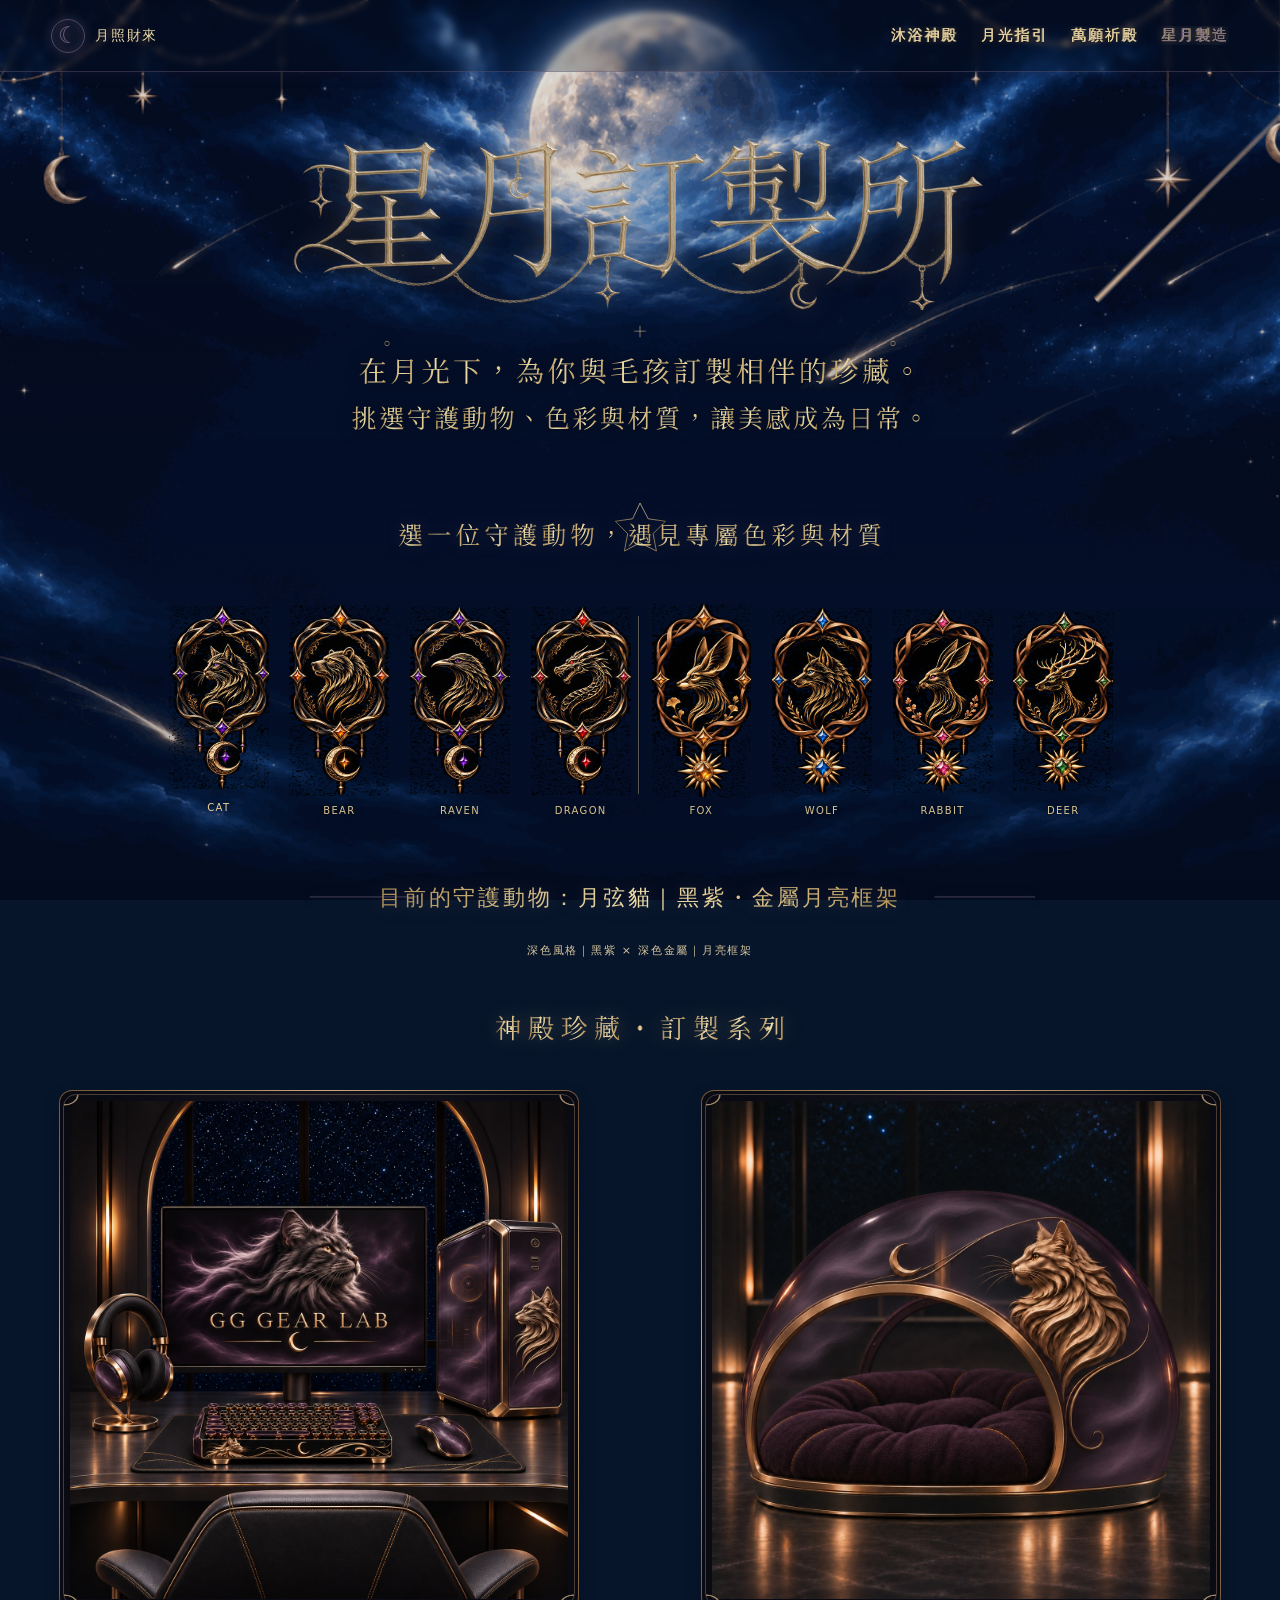
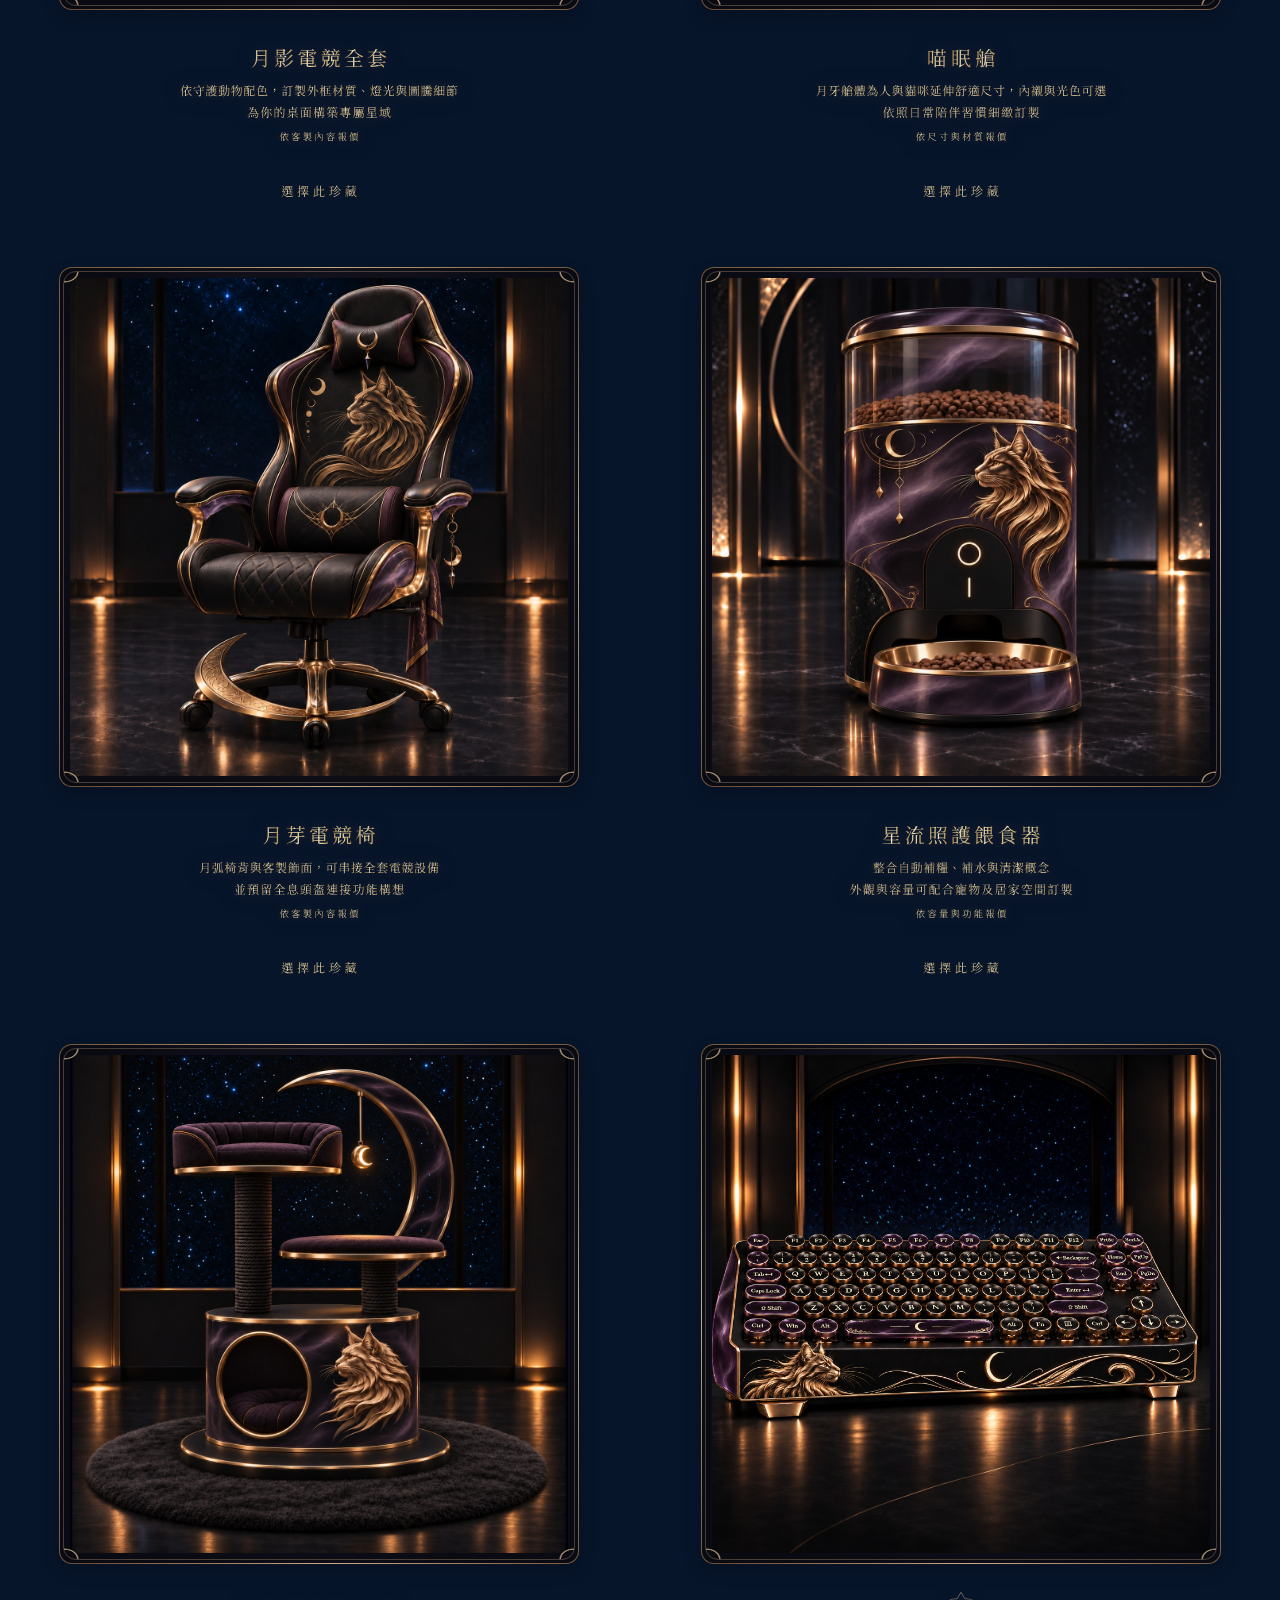
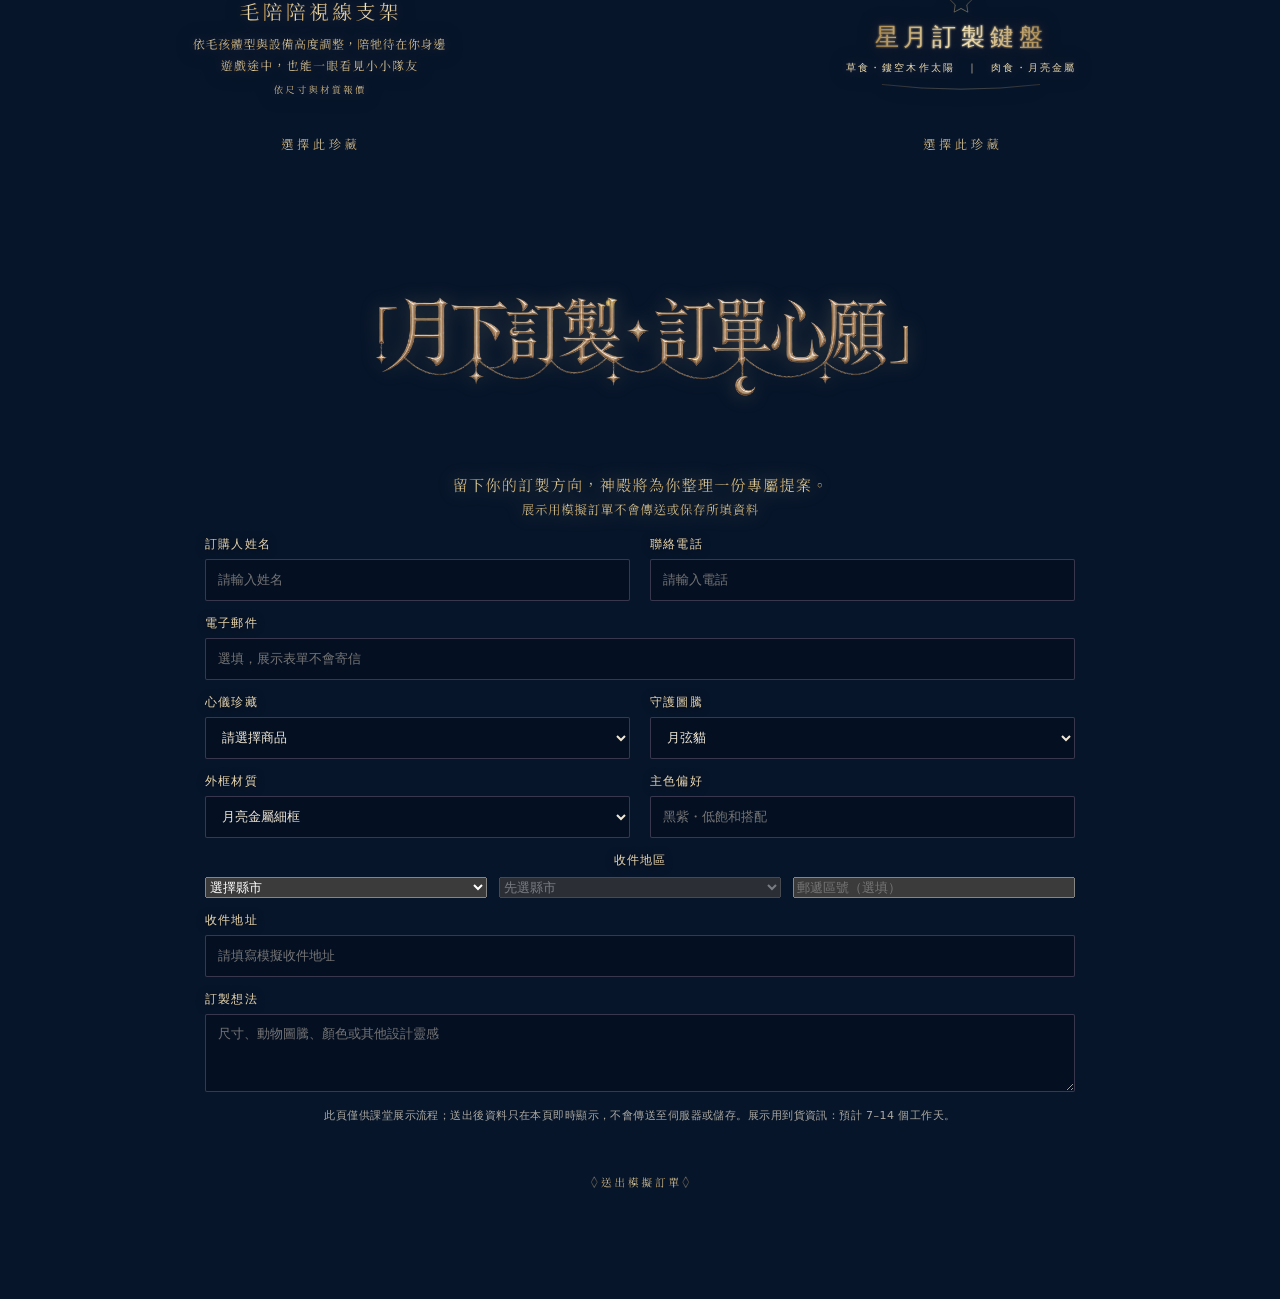
<file: atelier/index.html>
<!doctype html>
<html lang="zh-Hant">
<head>
<meta charset="utf-8"><meta name="viewport" content="width=device-width, initial-scale=1">
<meta name="theme-color" content="#07152a">
<meta name="description" content="星月製造｜為你與毛孩量身構想的月下訂製珍藏。">
<title>星月製造｜月照財來</title>
<link rel="stylesheet" href="../sanctuary.css?v=20261123">
<link rel="stylesheet" href="../atmosphere.css?v=20261123">
<style>
:root{--animal:#71627f;--animal-soft:rgba(113,98,127,.24)}
body::after{background:linear-gradient(180deg,rgba(4,12,26,.1),rgba(4,12,26,.2) 48%,rgba(4,12,26,.34))}
.site-header{position:relative}
.atelier-main{width:min(1260px,calc(100% - 34px));margin:0 auto 60px}
.atelier-intro{text-align:center;padding:clamp(20px,4vw,42px) 0 10px}
.atelier-title-crop{display:block;width:min(760px,82vw);aspect-ratio:1200/310;overflow:hidden;margin:0 auto 2px;filter:drop-shadow(0 0 11px rgba(213,189,138,.3))}
.atelier-title{display:block;width:100%;height:100%;object-fit:cover;object-position:top}
.atelier-intro img.copy-art{display:block;width:min(920px,92vw);height:auto;margin:0 auto 6px;filter:drop-shadow(0 1px 8px rgba(0,0,0,.55))}
.animal-intro{margin:0 auto 18px;width:min(820px,92vw)}
.animal-intro img{display:block;width:100%;height:auto;filter:drop-shadow(0 0 8px var(--animal-soft))}
.animal-rail{display:flex;align-items:flex-start;justify-content:center;gap:clamp(9px,1.3vw,18px);width:min(100%,1040px);margin:10px auto 30px;padding:6px 0;flex-wrap:nowrap}
.animal-tab{position:relative;display:grid;justify-items:center;flex:0 0 104px;width:104px;min-width:104px;padding:0 3px 7px;border:0;background:none;color:#d5bd8a;cursor:pointer;transition:transform .25s ease,filter .25s ease}
.animal-tab[data-animal="fox"]::before{content:"";position:absolute;left:-10px;top:12px;height:178px;border-left:1px solid rgba(213,189,138,.42);box-shadow:1px 0 0 rgba(0,0,0,.38)}
.animal-art{display:block;width:100px;height:194px;margin-bottom:7px;overflow:visible}
.animal-art::before,.animal-art::after{display:none}
.animal-tag-asset{display:block;width:100%;height:100%;object-fit:contain}
.animal-label{color:#d8c38f;font:10px/1.2 system-ui,sans-serif;letter-spacing:.13em;text-shadow:0 1px 8px #020817}
.animal-tab[aria-pressed="true"] .animal-label{color:#f0d394}
.animal-tab:hover,.animal-tab:focus-visible,.animal-tab[aria-pressed="true"]{transform:translateY(-3px)}
.animal-tab:focus-visible{outline:1px solid #d5bd8a;outline-offset:4px;border-radius:3px}
.animal-welcome{width:min(790px,94vw);margin:0 auto 18px;text-align:center;color:#eadab8;font:13px/1.8 "Noto Serif TC","Songti TC","PMingLiU",serif;letter-spacing:.08em;text-shadow:0 1px 10px #020817}
.animal-welcome-art{display:block;width:min(790px,94vw);height:auto;margin:0 auto 18px;filter:drop-shadow(0 0 8px var(--animal-soft))}
.animal-material-note{margin:-8px auto 20px;color:#d8c79f;font:11px/1.8 system-ui,sans-serif;letter-spacing:.16em;text-align:center}
.section-art{display:block;width:min(560px,72vw);height:auto;margin:14px auto 22px;filter:drop-shadow(0 0 9px rgba(213,189,138,.28))}
.order-title-art{display:block;width:min(760px,86vw);height:auto;object-fit:contain;margin:14px auto 22px;filter:drop-shadow(0 0 10px rgba(213,189,138,.34))}
.product-grid{display:grid;grid-template-columns:repeat(2,minmax(0,1fr));gap:clamp(18px,3vw,40px);align-items:start}
.product{min-width:0;text-align:center;padding:0 0 15px}
.product-media{
  --frame-gilt:color-mix(in srgb,#dab883 85%,var(--animal));
  position:relative;isolation:isolate;box-sizing:border-box;
  width:min(100%,520px);aspect-ratio:1;margin:0 auto 12px;
  padding:clamp(6px,1vw,10px);overflow:hidden;line-height:0;
  border:1px solid transparent;border-radius:clamp(7px,1.2vw,13px);
  background:
    radial-gradient(ellipse at 50% 44%,color-mix(in srgb,#111220 85%,var(--animal)),#0a0a13 78%) padding-box,
    linear-gradient(135deg,#725538,var(--frame-gilt) 26%,#6b4d37 52%,var(--frame-gilt) 76%,#76593d) border-box;
  box-shadow:0 7px 16px rgba(2,6,19,.28)
}
.product-media::before,.product-media::after{
  content:"";position:absolute;pointer-events:none;z-index:1
}
.product-media::before{
  inset:3px;border:1px solid color-mix(in srgb,var(--frame-gilt) 32%,transparent);
  border-radius:inherit
}
.product-media::after{
  inset:4px;
  background:
    radial-gradient(ellipse at 0 0,transparent 49%,var(--frame-gilt) 52%,var(--frame-gilt) 55%,transparent 59%) top left,
    radial-gradient(ellipse at 100% 0,transparent 49%,var(--frame-gilt) 52%,var(--frame-gilt) 55%,transparent 59%) top right,
    radial-gradient(ellipse at 0 100%,transparent 49%,var(--frame-gilt) 52%,var(--frame-gilt) 55%,transparent 59%) bottom left,
    radial-gradient(ellipse at 100% 100%,transparent 49%,var(--frame-gilt) 52%,var(--frame-gilt) 55%,transparent 59%) bottom right;
  background-repeat:no-repeat;background-size:18px 13px;opacity:.76
}
.product-media img{
  display:block;width:100%;height:100%;object-fit:contain
}
.product-media[data-keyboard-room="fox"]{
  --keyboard-room:url("../assets/catalog/amber-fox-keyboard-room.jpg");
  --keyboard-top:30.7%
}
.product-media[data-keyboard-room="dragon"],.product-media[data-keyboard-room="cat"]{
  --keyboard-room:url("../assets/catalog/luxury-dragon-keyboard-room.jpg");
  --keyboard-top:29.9%
}
.keyboard-room{display:none}
.product-media[data-keyboard-room] .keyboard-room{
  display:block;position:absolute;inset:clamp(6px,1vw,10px);
  background:var(--keyboard-room) center/contain no-repeat
}
.product-media[data-keyboard-room] img{
  position:relative;height:auto;margin-top:var(--keyboard-top);
  mask-image:linear-gradient(transparent,#000 10%,#000 88%,transparent 92%)
}
.product h3{margin:7px 0 4px;color:#f0dfb6;font:400 clamp(17px,2.1vw,23px)/1.5 "Noto Serif TC","Songti TC","PMingLiU",serif;letter-spacing:.12em;text-shadow:0 1px 12px #020817}
.product p{max-width:490px;margin:4px auto 0;color:rgba(239,229,207,.9);font:13px/1.9 "Noto Serif TC","Songti TC","PMingLiU",serif;letter-spacing:.06em;text-shadow:0 1px 10px #020817}
.product .price{margin-top:6px;color:#ddc99c;font-size:12px;letter-spacing:.1em}
.product-copy-art{display:block;width:min(620px,96%);height:auto;margin:4px auto 3px;filter:drop-shadow(0 1px 9px rgba(0,0,0,.55)) drop-shadow(0 0 5px var(--animal-soft))}
.product button,.order-submit{margin:12px 0 0;padding:9px 17px;border:1px solid color-mix(in srgb,var(--animal) 68%,transparent);background:rgba(5,14,28,.22);color:#f2e5c7;font:12px "Noto Serif TC","Songti TC","PMingLiU",serif;letter-spacing:.12em;cursor:pointer;transition:background .3s,box-shadow .3s,transform .3s}
.product button,.order-submit{border:0;background:transparent;padding:2px 8px}
.product button img,.order-submit img{display:block;width:180px;max-width:52vw;height:auto;margin:auto;transition:filter .3s,transform .3s}
.product button:hover,.product button:focus-visible,.order-submit:hover,.order-submit:focus-visible{background:rgba(5,14,28,.46);box-shadow:0 0 19px var(--animal-soft);transform:translateY(-2px);outline:none}
.product button:hover img,.product button:focus-visible img,.order-submit:hover img,.order-submit:focus-visible img{filter:drop-shadow(0 0 9px var(--animal));transform:scale(1.035)}
.order-area{width:min(890px,100%);margin:54px auto 0;padding:14px 10px 28px}
.order-area>img{display:block;width:min(580px,82vw);height:auto;margin:0 auto 4px;filter:drop-shadow(0 0 9px rgba(213,189,138,.28))}
.order-intro{margin:0 auto 24px;text-align:center;color:rgba(239,229,207,.9);font:12px/2 "Noto Serif TC","Songti TC","PMingLiU",serif;letter-spacing:.08em;text-shadow:0 1px 10px #020817}
.order-intro-art{display:block;width:min(760px,88vw);height:auto;margin:0 auto 22px;filter:drop-shadow(0 1px 8px rgba(0,0,0,.5))}
.order-form{display:grid;grid-template-columns:repeat(2,minmax(0,1fr));gap:14px 20px}
.field{display:grid;gap:6px;text-align:left}
.field.wide{grid-column:1/-1}
.field label,.legend{color:#e8d6ad;font:12px "Noto Serif TC","Songti TC","PMingLiU",serif;letter-spacing:.1em;text-shadow:0 1px 8px #020817}
.field input,.field select,.field textarea{width:100%;min-height:42px;padding:10px 12px;border:1px solid color-mix(in srgb,var(--animal) 48%,transparent);border-radius:2px;background:rgba(4,13,28,.58);color:#f0e7d5;font:13px system-ui,sans-serif;outline:none}
.field textarea{min-height:78px;resize:vertical}
.field input:focus,.field select:focus,.field textarea:focus{border-color:var(--animal);box-shadow:0 0 12px var(--animal-soft)}
.field select option{background:#0b1729;color:#f0e7d5}
.order-form fieldset{grid-column:1/-1;margin:0;padding:0;border:0}
.address-grid{display:grid;grid-template-columns:repeat(3,minmax(0,1fr));gap:12px;margin-top:8px}
.form-note{grid-column:1/-1;margin:0;color:rgba(230,221,204,.74);font:11px/1.8 system-ui,sans-serif;letter-spacing:.04em}
.order-submit{grid-column:1/-1;justify-self:center;padding:11px 30px}
.confirmation{display:none;margin:22px auto 0;text-align:center;color:#f0dfb6;line-height:1.9;text-shadow:0 1px 10px #020817}
.confirmation.visible{display:block}
.confirmation img{display:block;width:min(720px,90vw);height:auto;margin:0 auto 10px}
.hidden-label{position:absolute;width:1px;height:1px;overflow:hidden;clip:rect(0,0,0,0);white-space:nowrap}
.atelier-footer{margin-top:20px;text-align:center;color:rgba(235,223,199,.68);font:10px/1.9 system-ui,sans-serif;letter-spacing:.12em}
@media(max-width:700px){.atelier-main{width:calc(100% - 22px)}.product-grid{grid-template-columns:1fr;max-width:560px;margin-inline:auto;gap:27px}.animal-rail{display:grid;grid-template-columns:repeat(4,minmax(0,1fr));justify-content:stretch;gap:7px 3px;overflow:visible;scrollbar-width:none;width:100%;margin:8px auto 24px}.animal-tab{flex:none;width:auto;min-width:0;padding:0 1px 5px}.animal-art{width:min(100%,64px);height:124px}.animal-label{font-size:8px;letter-spacing:.08em}.animal-tab[data-animal="fox"]::before{display:none}.animal-tab:nth-child(n+5){border-top:1px solid rgba(213,189,138,.18);padding-top:7px}.order-form{grid-template-columns:1fr}.field.wide,.order-form fieldset,.form-note,.order-submit{grid-column:1}.address-grid{grid-template-columns:1fr}.order-area{margin-top:35px;padding-inline:2px}}
@media(prefers-reduced-motion:reduce){.animal-tab,.product button,.order-submit{transition:none}}
</style>
</head>
<body>
<header class="site-header">
  <a class="brand" href="../index.html" aria-label="返回月照財來中堂"><span class="brand-moon" aria-hidden="true">☾</span><span class="brand-name">月照財來</span></a>
  <nav class="site-nav" aria-label="主要導覽">
    <a class="nav-link" href="../bathing/">沐浴神殿</a><a class="nav-link" href="../revelation/">月光指引</a><a class="nav-link" href="../wishes/">萬願祈殿</a><a class="nav-link" href="./" aria-current="page">星月製造</a>
  </nav>
</header>
<main class="atelier-main" id="main">
  <section class="atelier-intro" aria-label="星月製造介紹">
    <span class="atelier-title-crop"><img class="atelier-title" src="../assets/catalog/title-atelier.png?v=20261119" alt="星月製造"></span>
    <img class="copy-art" src="../assets/art/atelier-intro.svg?v=20261119" alt="在月光下，為你與毛孩訂製相伴的珍藏。挑選守護動物、色彩與材質，讓美感成為日常。">
  </section>
  <section class="animal-intro" aria-label="挑選守護動物"><img src="../assets/art/choose-animal.svg?v=20261119" alt="選一位守護動物，查看牠的專屬色彩與材質靈感。"></section>
  <nav class="animal-rail" id="animalRail" aria-label="守護動物">
    <button class="animal-tab" type="button" data-animal="cat" data-name="月弦貓" aria-pressed="true" aria-label="選擇月弦貓"><span class="animal-art"><img class="animal-tag-asset" src="../assets/art/animal-tag-cat.png?v=20261120c" alt="" aria-hidden="true"></span><span class="animal-label">CAT</span></button>
    <button class="animal-tab" type="button" data-animal="bear" data-name="暮棕熊" aria-pressed="false" aria-label="選擇暮棕熊"><span class="animal-art"><img class="animal-tag-asset" src="../assets/art/animal-tag-bear.png?v=20261120c" alt="" aria-hidden="true"></span><span class="animal-label">BEAR</span></button>
    <button class="animal-tab" type="button" data-animal="raven" data-name="星夜鴉" aria-pressed="false" aria-label="選擇星夜鴉"><span class="animal-art"><img class="animal-tag-asset" src="../assets/art/animal-tag-raven.png?v=20261120c" alt="" aria-hidden="true"></span><span class="animal-label">RAVEN</span></button>
    <button class="animal-tab" type="button" data-animal="dragon" data-name="曜焰龍" aria-pressed="false" aria-label="選擇曜焰龍"><span class="animal-art"><img class="animal-tag-asset" src="../assets/art/animal-tag-dragon.png?v=20261120c" alt="" aria-hidden="true"></span><span class="animal-label">DRAGON</span></button>
    <button class="animal-tab" type="button" data-animal="fox" data-name="琥珀狐" aria-pressed="false" aria-label="選擇琥珀狐"><span class="animal-art"><img class="animal-tag-asset" src="../assets/art/animal-tag-fox.png?v=20261120c" alt="" aria-hidden="true"></span><span class="animal-label">FOX</span></button>
    <button class="animal-tab" type="button" data-animal="wolf" data-name="霜狼" aria-pressed="false" aria-label="選擇霜狼"><span class="animal-art"><img class="animal-tag-asset" src="../assets/art/animal-tag-wolf.png?v=20261120c" alt="" aria-hidden="true"></span><span class="animal-label">WOLF</span></button>
    <button class="animal-tab" type="button" data-animal="rabbit" data-name="月桂兔" aria-pressed="false" aria-label="選擇月桂兔"><span class="animal-art"><img class="animal-tag-asset" src="../assets/art/animal-tag-rabbit.png?v=20261120c" alt="" aria-hidden="true"></span><span class="animal-label">RABBIT</span></button>
    <button class="animal-tab" type="button" data-animal="deer" data-name="森語鹿" aria-pressed="false" aria-label="選擇森語鹿"><span class="animal-art"><img class="animal-tag-asset" src="../assets/art/animal-tag-deer.png?v=20261120c" alt="" aria-hidden="true"></span><span class="animal-label">DEER</span></button>
  </nav>
  <img class="animal-welcome-art" id="animalWelcome" src="../assets/art/animal-current.svg?v=20261119" alt="目前的守護圖騰：月弦貓｜銀紫月色・金屬細節" aria-live="polite">
  <p class="animal-material-note" id="animalMaterialNote">深色系・月亮金屬・銀紫微光</p>
  <img class="section-art" src="../assets/art/products-title.svg?v=20261119" alt="神殿珍藏・訂製系列">
  <section class="product-grid" aria-label="星月訂製商品">
    <article class="product" data-product="gaming">
      <figure class="product-media"><img src="../assets/catalog/gaming-set.jpg" alt="月夜主題電競桌、螢幕與電腦主機" loading="lazy" decoding="async"></figure>
      <img class="product-copy-art" src="../assets/art/product-gaming.svg?v=20261119" alt="月影電競全套。依守護動物配色，訂製外框材質、燈光與圖騰細節，為桌面構築專屬星域。依客製內容報價。"><button type="button" data-select-product="月影電競全套" aria-label="選擇月影電競全套"><img src="../assets/art/cta-select.svg?v=20261119" alt="選擇此珍藏"></button>
    </article>
    <article class="product" data-product="pod">
      <figure class="product-media"><img src="../assets/catalog/sleep-pod.jpg" alt="月牙形人寵共用喵眠艙" loading="lazy" decoding="async"></figure>
      <img class="product-copy-art" src="../assets/art/product-pod.svg?v=20261119" alt="喵眠艙。月牙艙體為人與貓咪延伸舒適尺寸，內襯與光色可選，依照陪伴習慣細緻訂製。依尺寸與材質報價。"><button type="button" data-select-product="喵眠艙" aria-label="選擇喵眠艙"><img src="../assets/art/cta-select.svg?v=20261119" alt="選擇此珍藏"></button>
    </article>
    <article class="product" data-product="chair">
      <figure class="product-media"><img src="../assets/catalog/crescent-chair.jpg" alt="附星月裝飾的月芽形電競椅" loading="lazy" decoding="async"></figure>
      <img class="product-copy-art" src="../assets/art/product-chair.svg?v=20261119" alt="月芽電競椅。月弧椅背與客製飾面，可串接全套電競設備並預留全息頭盔連接功能構想。依客製內容報價。"><button type="button" data-select-product="月芽電競椅" aria-label="選擇月芽電競椅"><img src="../assets/art/cta-select.svg?v=20261119" alt="選擇此珍藏"></button>
    </article>
    <article class="product" data-product="feeder">
      <figure class="product-media"><img src="../assets/catalog/smart-feeder.jpg" alt="自動補糧補水並具清潔功能的智慧寵物餵食器" loading="lazy" decoding="async"></figure>
      <img class="product-copy-art" src="../assets/art/product-feeder.svg?v=20261119" alt="星流照護餵食器。整合自動補糧、補水與清潔概念，外觀與容量可配合寵物及居家空間訂製。依容量與功能報價。"><button type="button" data-select-product="星流照護餵食器" aria-label="選擇星流照護餵食器"><img src="../assets/art/cta-select.svg?v=20261119" alt="選擇此珍藏"></button>
    </article>
    <article class="product" data-product="companion">
      <figure class="product-media"><img src="../assets/catalog/companion-stand.jpg" alt="可依寵物體型調整的陪伴支架" loading="lazy" decoding="async"></figure>
      <img class="product-copy-art" src="../assets/art/product-companion.svg?v=20261119" alt="毛陪陪視線支架。依毛孩體型與設備高度調整，遊戲途中也能一眼看見小小隊友。依尺寸與材質報價。"><button type="button" data-select-product="毛陪陪視線支架" aria-label="選擇毛陪陪視線支架"><img src="../assets/art/cta-select.svg?v=20261119" alt="選擇此珍藏"></button>
    </article>
    <article class="product" data-product="keyboard">
      <figure class="product-media"><span class="keyboard-room" aria-hidden="true"></span><img src="../assets/catalog/gaming-set.jpg" alt="黑曜石外觀與爪刺鏤空金屬支架的客製電競鍵盤" loading="lazy" decoding="async"></figure>
      <img class="product-copy-art" src="../assets/art/product-keyboard.svg?v=20261120b" alt="星月訂製鍵盤。按鍵、木作或金屬支架與燈光依守護動物主題搭配。"><button type="button" data-select-product="星月訂製鍵盤" aria-label="選擇星月訂製鍵盤"><img src="../assets/art/cta-select.svg?v=20261119" alt="選擇此珍藏"></button>
    </article>
  </section>
  <section class="order-area" id="order">
    <img class="order-title-art" src="../assets/catalog/title-order.png?v=20261119" alt="月下訂製・訂單心願">
    <img class="order-intro-art" src="../assets/art/order-intro.svg?v=20261119" alt="留下你的訂製方向，神殿將為你整理一份專屬提案。展示用模擬訂單不會傳送或保存所填資料。">
    <form class="order-form" id="orderForm">
      <div class="field"><label for="customerName">訂購人姓名</label><input id="customerName" name="customerName" autocomplete="name" required placeholder="請輸入姓名"></div>
      <div class="field"><label for="customerPhone">聯絡電話</label><input id="customerPhone" name="customerPhone" type="tel" autocomplete="tel" required placeholder="請輸入電話"></div>
      <div class="field wide"><label for="customerEmail">電子郵件</label><input id="customerEmail" name="customerEmail" type="email" autocomplete="email" placeholder="選填，展示表單不會寄信"></div>
      <div class="field"><label for="productChoice">心儀珍藏</label><select id="productChoice" name="product" required><option value="">請選擇商品</option><option>月影電競全套</option><option>喵眠艙</option><option>月芽電競椅</option><option>星流照護餵食器</option><option>毛陪陪視線支架</option><option>星月訂製鍵盤</option></select></div>
      <div class="field"><label for="animalChoice">守護圖騰</label><select id="animalChoice" name="animal"><option>月弦貓</option><option>琥珀狐</option><option>霜狼</option><option>月桂兔</option><option>森語鹿</option><option>暮棕熊</option><option>星夜鴉</option><option>曜焰龍</option></select></div>
      <div class="field"><label for="frameChoice">外框材質</label><select id="frameChoice" name="frame"><option>月亮金屬細框</option><option>鏤空木作太陽框架</option><option>依商品建議</option></select></div>
      <div class="field"><label for="colorChoice">主色偏好</label><input id="colorChoice" name="color" placeholder="例：森林綠、琥珀橘"></div>
      <fieldset class="wide"><legend class="legend">收件地區</legend><div class="address-grid">
        <label class="hidden-label" for="county">縣市</label><select id="county" name="county" required><option value="">選擇縣市</option></select>
        <label class="hidden-label" for="district">行政區</label><select id="district" name="district" required disabled><option value="">先選縣市</option></select>
        <label class="hidden-label" for="postal">郵遞區號（選填）</label><input id="postal" name="postal" inputmode="numeric" placeholder="郵遞區號（選填）">
      </div></fieldset>
      <div class="field wide"><label for="address">收件地址</label><input id="address" name="address" autocomplete="street-address" required placeholder="請填寫模擬收件地址"></div>
      <div class="field wide"><label for="notes">訂製想法</label><textarea id="notes" name="notes" placeholder="尺寸、動物圖騰、顏色或其他設計靈感"></textarea></div>
      <p class="form-note">此頁僅供課堂展示流程；送出後資料只在本頁即時顯示，不會傳送至伺服器或儲存。展示用到貨資訊：預計 7–14 個工作天。</p>
      <button class="order-submit" type="submit" aria-label="送出模擬訂單"><img src="../assets/art/cta-submit.svg?v=20261119" alt="送出模擬訂單"></button>
    </form>
    <div class="confirmation" id="confirmation" role="status" aria-live="polite"></div>
  </section>
  <footer class="atelier-footer" aria-label="月照眾生，財歸神殿"></footer>
</main>
<script>
(()=>{
 const animals={cat:['#71627f','黑紫・金屬月亮框架'],fox:['#a08a69','淺沙岩大地色・木作太陽框架'],wolf:['#929ba8','冷灰・香檳金・太陽圖騰'],rabbit:['#bd929c','白粉沙漠玫瑰・木作太陽框架'],deer:['#929e82','白綠鼠尾草・木作太陽框架'],bear:['#80644f','深咖啡大地色・金屬月亮框架'],raven:['#6c6b82','深靛灰紫・金屬月亮框架'],dragon:['#925b61','黑紅酒紅・金屬月亮框架']};
 const paletteNames={cat:'黑紫',fox:'沙岩駝色',wolf:'冷灰',rabbit:'沙漠玫瑰粉',deer:'鼠尾草綠',bear:'咖啡大地色',raven:'深靛灰紫',dragon:'黑紅酒紅'};
 const names={cat:'月弦貓',fox:'琥珀狐',wolf:'霜狼',rabbit:'月桂兔',deer:'森語鹿',bear:'暮棕熊',raven:'星夜鴉',dragon:'曜焰龍'};
 const art={
  gaming:{wolf:'../assets/catalog/frost-wolf-gaming.jpg?v=20261127',fox:'../assets/catalog/amber-fox-gaming.jpg?v=20261126',rabbit:'../assets/catalog/wood-gaming-rabbit.jpg?v=20261120g',deer:'../assets/catalog/wood-gaming-deer.jpg?v=20261120g'},
  keyboard:{wolf:'../assets/catalog/frost-wolf-keyboard.jpg?v=20261127',dragon:'../assets/catalog/luxury-dragon-keyboard.jpg?v=20261126',fox:'../assets/catalog/amber-fox-keyboard.jpg?v=20261126',rabbit:'../assets/catalog/wood-keyboard-rabbit.jpg?v=20261120g',deer:'../assets/catalog/wood-keyboard-deer.jpg?v=20261120g'},
  pod:{wolf:'../assets/catalog/frost-wolf-pod.jpg?v=20261127',fox:'../assets/catalog/amber-fox-pod.jpg?v=20261126',rabbit:'../assets/catalog/wood-pod-rabbit.jpg?v=20261120g',deer:'../assets/catalog/wood-pod-deer.jpg?v=20261120g'},
  chair:{wolf:'../assets/catalog/frost-wolf-chair.jpg?v=20261127',dragon:'../assets/catalog/luxury-dragon-chair.jpg?v=20261126',fox:'../assets/catalog/amber-fox-chair.jpg?v=20261126',rabbit:'../assets/catalog/crescent-chair-herbivore.jpg?v=20261120g',deer:'../assets/catalog/crescent-chair-deer.jpg?v=20261120g'},
  feeder:{fox:'../assets/catalog/amber-fox-feeder.jpg?v=20261126',rabbit:'../assets/catalog/wood-feeder-rabbit.jpg?v=20261120g',deer:'../assets/catalog/wood-feeder-deer.jpg?v=20261120g',cat:'../assets/catalog/moonstring-cat-feeder.jpg?v=20261127',wolf:'../assets/catalog/frost-wolf-feeder.jpg?v=20261127',bear:'../assets/catalog/bear-feeder.jpg?v=20261120h',raven:'../assets/catalog/raven-feeder.jpg?v=20261120h',dragon:'../assets/catalog/luxury-dragon-feeder.jpg?v=20261126'},
  companion:{wolf:'../assets/catalog/frost-wolf-companion.jpg?v=20261127',fox:'../assets/catalog/amber-fox-companion.jpg?v=20261126',rabbit:'../assets/catalog/rabbit-companion.jpg?v=20261120g',deer:'../assets/catalog/deer-companion.jpg?v=20261120g',carnivore:'../assets/catalog/companion-stand-carnivore.jpg?v=20261120f',herbivore:'../assets/catalog/companion-stand-herbivore.jpg?v=20261120f'}
 };
 const welcome=document.getElementById('animalWelcome');
 const note=document.getElementById('animalMaterialNote');
 const darkAnimals=new Set(['cat','bear','raven','dragon']);
 const catOverrides={gaming:'../assets/catalog/moonstring-cat-gaming.jpg?v=20261127',keyboard:'../assets/catalog/moonstring-cat-keyboard.jpg?v=20261127',chair:'../assets/catalog/moonstring-cat-chair.jpg?v=20261127',pod:'../assets/catalog/moonstring-cat-pod.jpg?v=20261127',companion:'../assets/catalog/moonstring-cat-companion-nightlight.jpg?v=20261127'};
 const validAnimal=key=>Object.hasOwn(animals,key);
 function chooseAnimal(key,save=true){
   if(!validAnimal(key))key='cat';
   const [accent,desc]=animals[key],lightTheme=key==='fox'||key==='wolf'||key==='rabbit'||key==='deer',diet=lightTheme?'light':'dark';
   document.documentElement.style.setProperty('--animal',accent);document.documentElement.style.setProperty('--animal-soft',accent+'44');
   document.documentElement.dataset.animal=key;document.body.dataset.diet=diet;
   document.querySelectorAll('.animal-tab').forEach(tab=>tab.setAttribute('aria-pressed',String(tab.dataset.animal===key)));
   document.querySelectorAll('.product').forEach(card=>{
     const kind=card.dataset.product,variants=art[kind],img=card.querySelector('.product-media img');if(!variants||!img)return;
     const src=(key==='cat'?catOverrides[kind]:null)||variants[key]||(darkAnimals.has(key)?`../assets/catalog/${key}-${kind}.jpg?v=20261120g`:null)||(lightTheme?(variants.herbivore||variants.rabbit||variants.deer):variants.carnivore)||variants.carnivore;
     if(kind==='keyboard'){
       const media=img.parentElement;
       if(key==='cat'||key==='fox'||key==='dragon')media.dataset.keyboardRoom=key;
       else delete media.dataset.keyboardRoom;
     }
     if(src){img.src=src;img.alt=`${names[key]}主題的${card.querySelector('.product-copy-art')?.alt?.split('。')[0]||'訂製商品'}，配合${desc}設計。`}
   });
   const line=`目前的守護動物：${names[key]}｜${desc}`;welcome.alt=line;
   welcome.src='data:image/svg+xml;charset=UTF-8,'+encodeURIComponent(`<svg xmlns="http://www.w3.org/2000/svg" viewBox="0 0 1100 100"><defs><linearGradient id="g" x1="0" x2="1"><stop stop-color="#a98b52"/><stop offset=".5" stop-color="#f0dfa9"/><stop offset="1" stop-color="#b9985b"/></linearGradient></defs><path d="M90 52h150m720 0h150" stroke="${accent}" fill="none" opacity=".85"/><text x="550" y="64" text-anchor="middle" fill="url(#g)" font-family="Noto Serif TC,BiauKai,KaiTi,serif" font-size="31" letter-spacing="4">${line}</text></svg>`);
   note.textContent=key==="wolf"?"淺色風格｜冷灰皮革・灰絨・香檳金｜太陽圖騰":lightTheme?`淺色風格｜木作 70%・${paletteNames[key]} 20%・暖白 10%｜太陽木架`:`深色風格｜${paletteNames[key]} × 深色金屬｜月亮框架`;
   document.getElementById('animalChoice').value=names[key];
   document.getElementById('frameChoice').value=lightTheme?'鏤空木作太陽框架':'月亮金屬細框';
   document.getElementById('colorChoice').placeholder=`${paletteNames[key]}・低飽和搭配`;
   if(save){try{localStorage.setItem('amoAnimalTheme',key)}catch{}}
 }
 document.querySelectorAll('.animal-tab').forEach(tab=>tab.addEventListener('click',()=>chooseAnimal(tab.dataset.animal)));
 let saved='cat';try{saved=localStorage.getItem('amoAnimalTheme')||'cat'}catch{}chooseAnimal(saved,false);
 document.querySelectorAll('[data-select-product]').forEach(button=>button.addEventListener('click',()=>{document.getElementById('productChoice').value=button.dataset.selectProduct;document.getElementById('order').scrollIntoView({behavior:'smooth',block:'start'});document.getElementById('customerName').focus({preventScroll:true});}));
 const areas={'臺北市':'中正區,大同區,中山區,松山區,大安區,萬華區,信義區,士林區,北投區,內湖區,南港區,文山區','新北市':'板橋區,三重區,中和區,永和區,新莊區,新店區,土城區,蘆洲區,樹林區,汐止區,淡水區,五股區,泰山區,林口區,深坑區,石碇區,坪林區,三芝區,石門區,八里區,平溪區,雙溪區,貢寮區,金山區,萬里區,烏來區','桃園市':'桃園區,中壢區,大溪區,楊梅區,蘆竹區,大園區,龜山區,八德區,龍潭區,平鎮區,新屋區,觀音區,復興區','臺中市':'中區,東區,南區,西區,北區,西屯區,南屯區,北屯區,豐原區,大里區,太平區,清水區,沙鹿區,大甲區,霧峰區,烏日區,神岡區,大肚區,大雅區,后里區,東勢區,新社區,潭子區,石岡區,外埔區,大安區,和平區','臺南市':'中西區,東區,南區,北區,安平區,安南區,永康區,歸仁區,新化區,左鎮區,玉井區,楠西區,南化區,仁德區,關廟區,龍崎區,官田區,麻豆區,佳里區,西港區,七股區,將軍區,學甲區,北門區,新營區,後壁區,白河區,東山區,六甲區,下營區,柳營區,鹽水區,善化區,大內區,山上區,新市區,安定區','高雄市':'新興區,前金區,苓雅區,鹽埕區,鼓山區,旗津區,前鎮區,三民區,楠梓區,小港區,左營區,仁武區,大社區,岡山區,路竹區,阿蓮區,田寮區,燕巢區,橋頭區,梓官區,彌陀區,永安區,湖內區,鳳山區,大寮區,林園區,鳥松區,大樹區,旗山區,美濃區,六龜區,內門區,杉林區,甲仙區,桃源區,那瑪夏區,茂林區,茄萣區','基隆市':'仁愛區,信義區,中正區,中山區,安樂區,暖暖區,七堵區','新竹市':'東區,北區,香山區','嘉義市':'東區,西區','新竹縣':'竹北市,竹東鎮,新埔鎮,關西鎮,湖口鄉,新豐鄉,芎林鄉,橫山鄉,北埔鄉,寶山鄉,峨眉鄉,尖石鄉,五峰鄉','苗栗縣':'苗栗市,頭份市,竹南鎮,後龍鎮,通霄鎮,苑裡鎮,卓蘭鎮,造橋鄉,西湖鄉,頭屋鄉,公館鄉,銅鑼鄉,三義鄉,大湖鄉,獅潭鄉,三灣鄉,南庄鄉,泰安鄉','彰化縣':'彰化市,員林市,鹿港鎮,和美鎮,田中鎮,溪湖鎮,二林鎮,北斗鎮,花壇鄉,芬園鄉,大村鄉,永靖鄉,社頭鄉,埔心鄉,埔鹽鄉,秀水鄉,福興鄉,線西鄉,伸港鄉,芳苑鄉,大城鄉,竹塘鄉,溪州鄉,埤頭鄉,田尾鄉,二水鄉','南投縣':'南投市,埔里鎮,草屯鎮,竹山鎮,集集鎮,名間鄉,鹿谷鄉,中寮鄉,魚池鄉,國姓鄉,水里鄉,信義鄉,仁愛鄉','雲林縣':'斗六市,斗南鎮,虎尾鎮,西螺鎮,土庫鎮,北港鎮,古坑鄉,大埤鄉,莿桐鄉,林內鄉,二崙鄉,崙背鄉,麥寮鄉,東勢鄉,褒忠鄉,台西鄉,元長鄉,四湖鄉,口湖鄉,水林鄉','嘉義縣':'太保市,朴子市,布袋鎮,大林鎮,民雄鄉,溪口鄉,新港鄉,六腳鄉,東石鄉,義竹鄉,鹿草鄉,水上鄉,中埔鄉,竹崎鄉,梅山鄉,番路鄉,大埔鄉,阿里山鄉','屏東縣':'屏東市,潮州鎮,東港鎮,恆春鎮,萬丹鄉,長治鄉,麟洛鄉,九如鄉,里港鄉,鹽埔鄉,高樹鄉,萬巒鄉,內埔鄉,竹田鄉,新埤鄉,枋寮鄉,新園鄉,崁頂鄉,林邊鄉,南州鄉,佳冬鄉,琉球鄉,車城鄉,滿州鄉,枋山鄉,三地門鄉,霧臺鄉,瑪家鄉,泰武鄉,來義鄉,春日鄉,獅子鄉,牡丹鄉','宜蘭縣':'宜蘭市,羅東鎮,蘇澳鎮,頭城鎮,礁溪鄉,壯圍鄉,員山鄉,冬山鄉,五結鄉,三星鄉,大同鄉,南澳鄉','花蓮縣':'花蓮市,鳳林鎮,玉里鎮,新城鄉,吉安鄉,壽豐鄉,光復鄉,豐濱鄉,瑞穗鄉,富里鄉,秀林鄉,萬榮鄉,卓溪鄉','臺東縣':'臺東市,成功鎮,關山鎮,卑南鄉,鹿野鄉,池上鄉,東河鄉,長濱鄉,太麻里鄉,大武鄉,綠島鄉,海端鄉,延平鄉,金峰鄉,達仁鄉,蘭嶼鄉','澎湖縣':'馬公市,湖西鄉,白沙鄉,西嶼鄉,望安鄉,七美鄉','金門縣':'金城鎮,金湖鎮,金沙鎮,金寧鄉,烈嶼鄉,烏坵鄉','連江縣':'南竿鄉,北竿鄉,莒光鄉,東引鄉'};
 const county=document.getElementById('county'),district=document.getElementById('district');Object.keys(areas).forEach(name=>county.add(new Option(name,name)));
 county.addEventListener('change',()=>{district.replaceChildren(new Option('選擇行政區',''));(areas[county.value]||'').split(',').filter(Boolean).forEach(name=>district.add(new Option(name,name)));district.disabled=!county.value;});
 document.getElementById('orderForm').addEventListener('submit',event=>{event.preventDefault();if(!event.currentTarget.reportValidity())return;const data=new FormData(event.currentTarget);const confirmation=document.getElementById('confirmation');confirmation.innerHTML=`<img src="../assets/art/order-confirmation.svg?v=20261119" alt="訂單心願已收到"><span>展示用訂單：${escapeText(data.get('product'))}・${escapeText(data.get('animal'))}</span><br><span>收件地區：${escapeText(data.get('county'))}${escapeText(data.get('district'))}</span><br><strong>預計 7–14 個工作天到貨</strong><br><small>本次僅模擬送出，資料未傳送也未保存。</small>`;confirmation.classList.add('visible');confirmation.scrollIntoView({behavior:'smooth',block:'center'});event.currentTarget.reset();district.replaceChildren(new Option('先選縣市',''));district.disabled=true;});
 function escapeText(value){return String(value||'').replace(/[&<>"']/g,char=>({'&':'&amp;','<':'&lt;','>':'&gt;','"':'&quot;',"'":'&#39;'}[char]))}
})();
</script>
<script src="../assets/animal-theme.js?v=20261120g"></script>
</body></html>
</file>
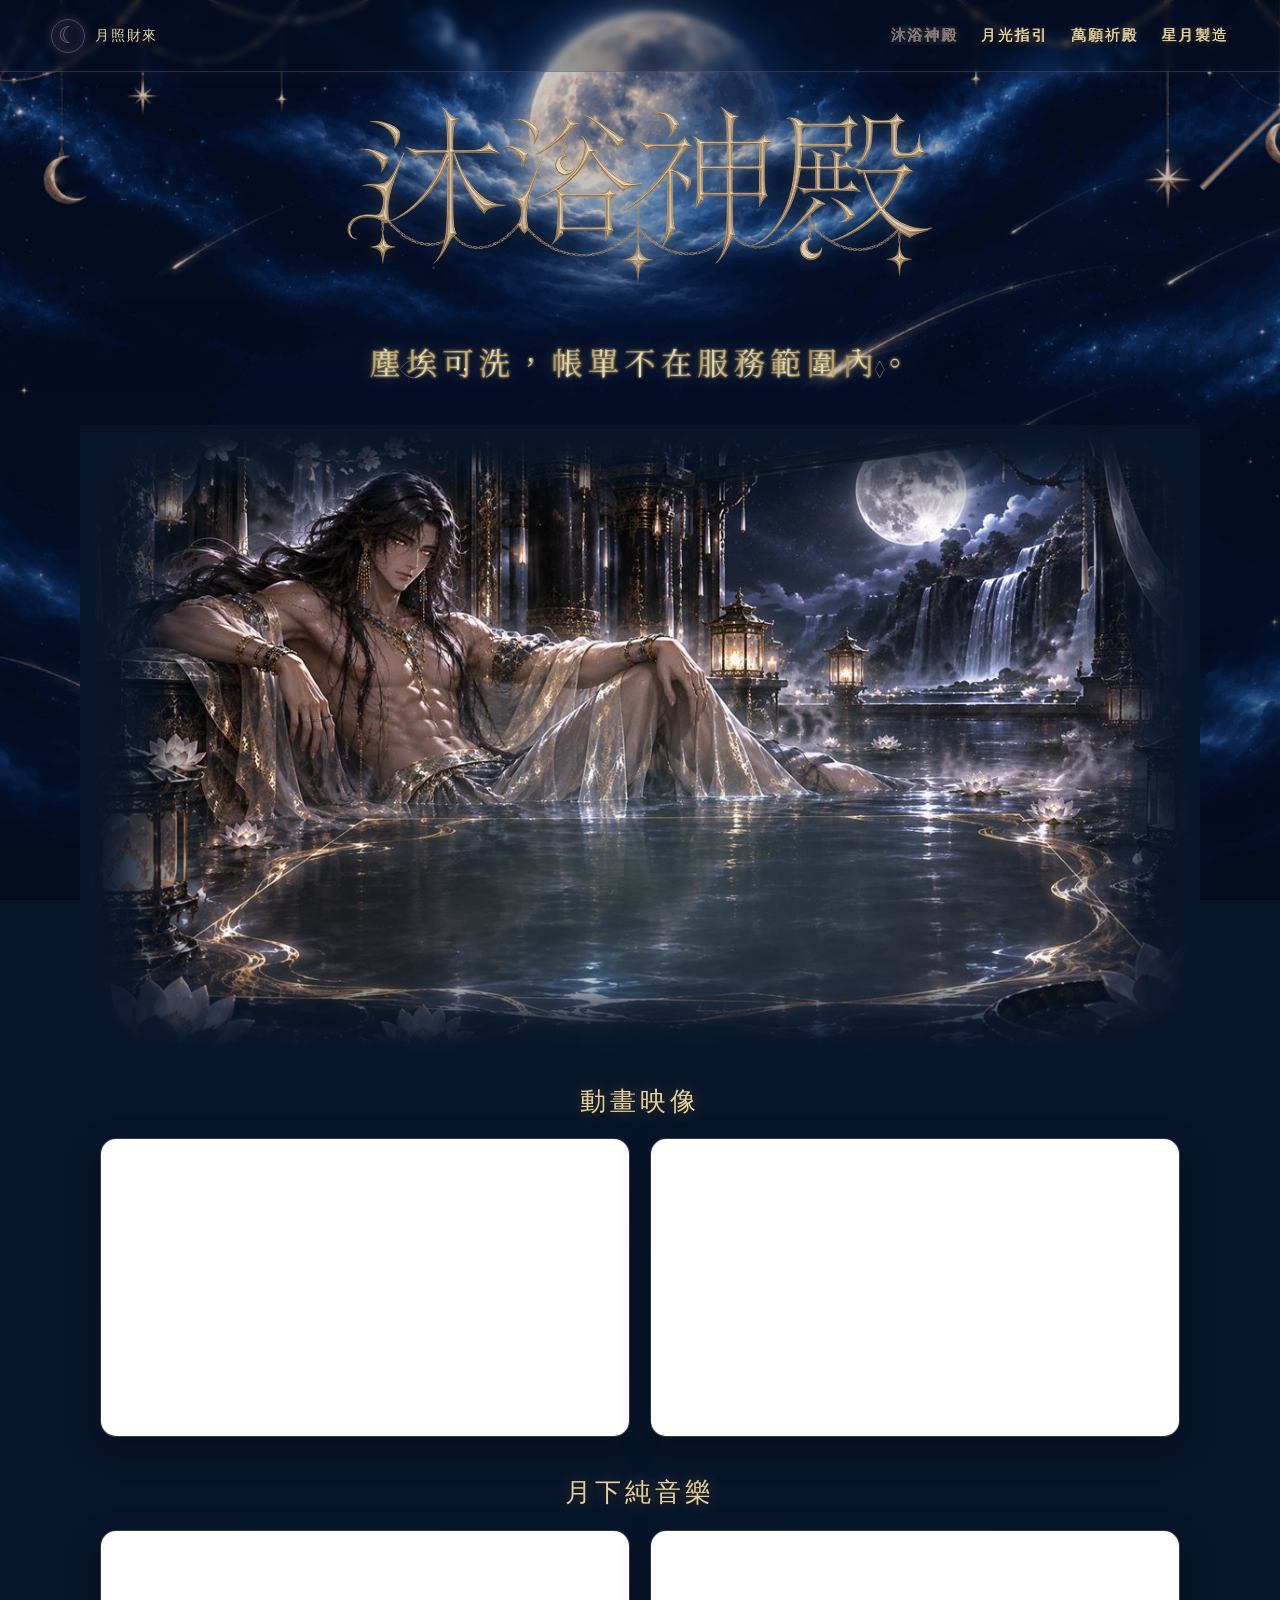
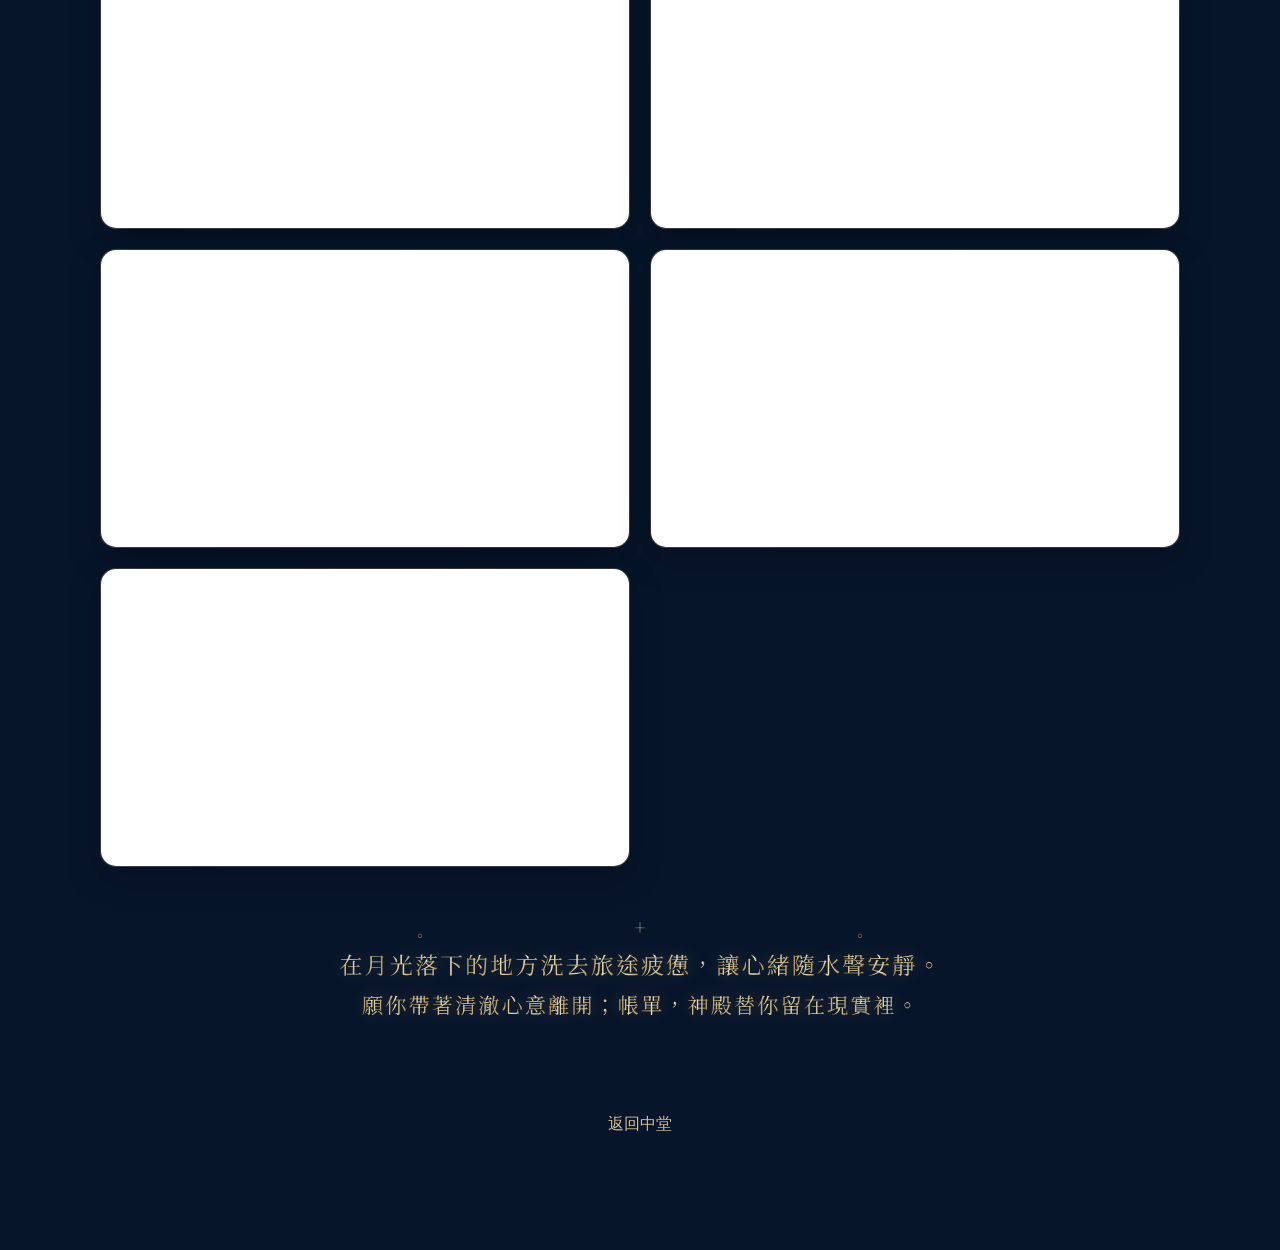
<file: bathing/index.html>
<!doctype html>
<html lang="zh-Hant">
<head>
  <meta charset="utf-8"><meta name="viewport" content="width=device-width,initial-scale=1">
  <meta name="theme-color" content="#07152a">
  <meta name="description" content="沐浴神殿｜月下浴場與安放心神的所在。">
  <title>沐浴神殿｜月照財來</title>
  <link rel="stylesheet" href="../sanctuary.css?v=20261123">
  <link rel="stylesheet" href="../atmosphere.css?v=20261123">
  <style>
    .bathing-videos{width:min(1080px,92vw);margin:8px auto 42px}
    .video-group{margin:28px 0 38px}
    .video-heading{margin:0 auto 18px;text-align:center;color:#e4d0a0;font:400 clamp(19px,2.4vw,26px)/1.4 "Noto Serif TC","Songti TC",serif;letter-spacing:.16em;text-shadow:0 0 14px rgba(213,189,138,.34),0 2px 8px rgba(0,0,0,.8)}
    .video-grid{display:grid;grid-template-columns:repeat(auto-fit,minmax(min(100%,360px),1fr));gap:20px}
    .video-card{overflow:hidden;border:1px solid rgba(213,189,138,.22);border-radius:16px;background:linear-gradient(145deg,rgba(17,31,55,.62),rgba(5,12,26,.72));box-shadow:0 12px 34px rgba(0,0,0,.22),inset 0 0 18px rgba(213,189,138,.035)}
    .video-frame{display:block;width:100%;aspect-ratio:16/9;border:0;background:#030914}
    @media(max-width:760px){.bathing-videos{width:92vw;margin:4px auto 30px}.video-group{margin:22px 0 30px}.video-grid{grid-template-columns:1fr;gap:14px}.video-card{border-radius:12px}}
  </style>
</head>
<body>
  <header class="site-header">
    <a class="brand" href="../index.html" aria-label="月照財來神諭殿堂首頁"><span class="brand-moon" aria-hidden="true">☾</span><span class="brand-name">月照財來</span></a>
    <nav class="site-nav" aria-label="主要導覽">
      <a class="nav-link" href="../bathing/" aria-current="page">沐浴神殿</a>
      <a class="nav-link" href="../revelation/" aria-label="月光指引">月光指引</a>
      <a class="nav-link" href="../wishes/" aria-label="萬願祈殿">萬願祈殿</a>
      <a class="nav-link" href="../atelier/" aria-label="星月製造">星月製造</a>
    </nav>
  </header>
  <main>
    <img class="art-title" src="../assets/catalog/title-bathing.png" alt="沐浴神殿">
    <img class="art-copy compact" src="../assets/art/bathing-epigram.svg?v=20261119" alt="塵埃可洗，帳單不在服務範圍內。">
    <figure class="page-art">
      <img class="full-scene" src="../assets/bathing.svg" alt="月下神浴場景：浴池、蓮花、月輪、瀑布與神殿建築。" decoding="async">
      <span class="scene-light scene-light--water" aria-hidden="true"></span>
    </figure>
    <section class="bathing-videos" aria-label="月下影音珍藏">
      <div class="video-group" aria-labelledby="animation-heading">
        <h2 class="video-heading" id="animation-heading">動畫映像</h2>
        <div class="video-grid">
          <article class="video-card"><iframe class="video-frame" src="https://www.youtube-nocookie.com/embed/RvelKWTdHIs" title="動畫影片一" loading="lazy" referrerpolicy="strict-origin-when-cross-origin" allow="accelerometer; autoplay; clipboard-write; encrypted-media; gyroscope; picture-in-picture; web-share" allowfullscreen></iframe></article>
          <article class="video-card"><iframe class="video-frame" src="https://www.youtube-nocookie.com/embed/VDRBz1-x6Ls" title="動畫影片二" loading="lazy" referrerpolicy="strict-origin-when-cross-origin" allow="accelerometer; autoplay; clipboard-write; encrypted-media; gyroscope; picture-in-picture; web-share" allowfullscreen></iframe></article>
        </div>
      </div>
      <div class="video-group" aria-labelledby="music-heading">
        <h2 class="video-heading" id="music-heading">月下純音樂</h2>
        <div class="video-grid">
          <article class="video-card"><iframe class="video-frame" src="https://www.youtube-nocookie.com/embed/QsPColNlcb0" title="純音樂一" loading="lazy" referrerpolicy="strict-origin-when-cross-origin" allow="accelerometer; autoplay; clipboard-write; encrypted-media; gyroscope; picture-in-picture; web-share" allowfullscreen></iframe></article>
          <article class="video-card"><iframe class="video-frame" src="https://www.youtube-nocookie.com/embed/PnwsRTtmbuM" title="純音樂二" loading="lazy" referrerpolicy="strict-origin-when-cross-origin" allow="accelerometer; autoplay; clipboard-write; encrypted-media; gyroscope; picture-in-picture; web-share" allowfullscreen></iframe></article>
          <article class="video-card"><iframe class="video-frame" src="https://www.youtube-nocookie.com/embed/gqwq4VCiJp8" title="純音樂三" loading="lazy" referrerpolicy="strict-origin-when-cross-origin" allow="accelerometer; autoplay; clipboard-write; encrypted-media; gyroscope; picture-in-picture; web-share" allowfullscreen></iframe></article>
          <article class="video-card"><iframe class="video-frame" src="https://www.youtube-nocookie.com/embed/hZ_dCYDQYS4" title="純音樂四" loading="lazy" referrerpolicy="strict-origin-when-cross-origin" allow="accelerometer; autoplay; clipboard-write; encrypted-media; gyroscope; picture-in-picture; web-share" allowfullscreen></iframe></article>
          <article class="video-card"><iframe class="video-frame" src="https://www.youtube-nocookie.com/embed/6hSYjaGuNLU" title="純音樂五" loading="lazy" referrerpolicy="strict-origin-when-cross-origin" allow="accelerometer; autoplay; clipboard-write; encrypted-media; gyroscope; picture-in-picture; web-share" allowfullscreen></iframe></article>
        </div>
      </div>
    </section>
    <img class="art-copy" src="../assets/art/bathing-copy.svg?v=20261119" alt="在月光落下的地方洗去旅途疲憊，讓心緒隨水聲安靜。願你帶著清澈心意離開；帳單，神殿替你留在現實裡。">
    <a class="nav-link back" href="../index.html" aria-label="返回中堂">返回中堂</a>
  </main>
  <script src="../assets/animal-theme.js?v=20261120f"></script>
</body>
</html>
</file>
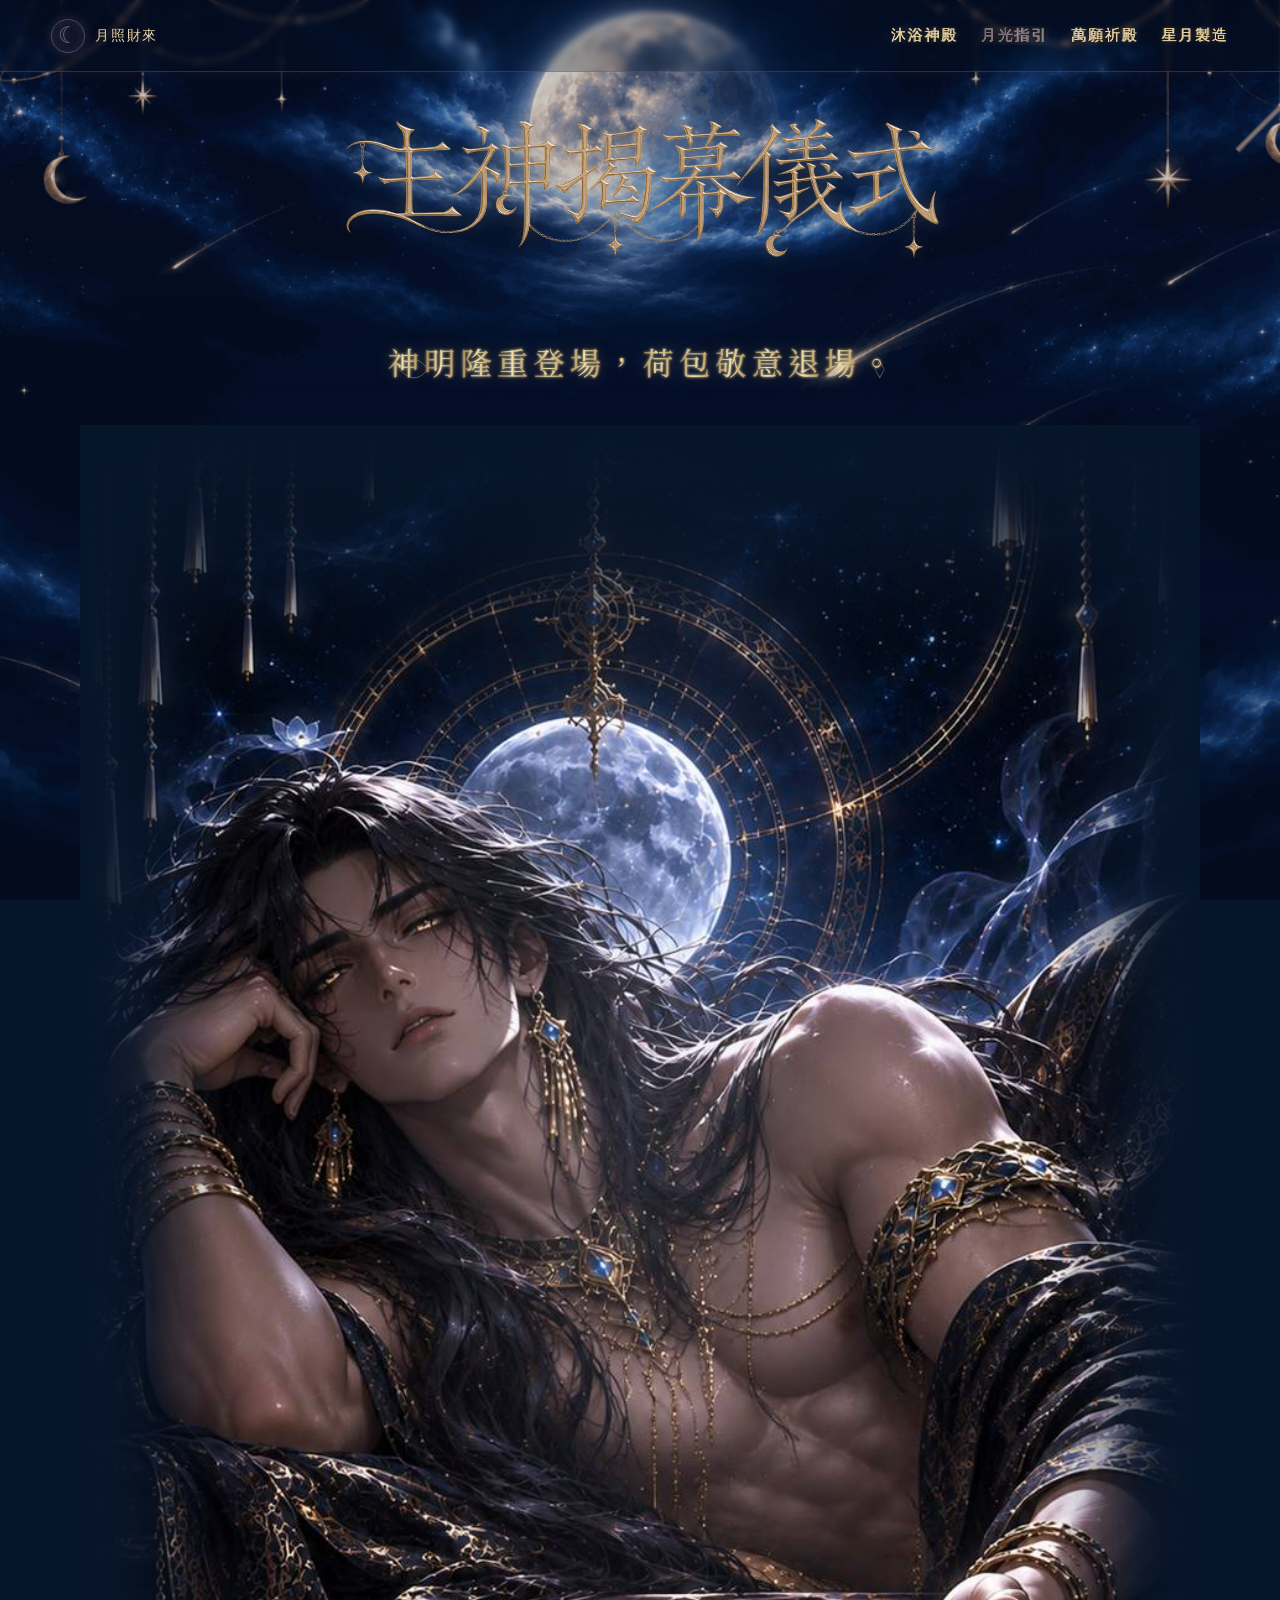
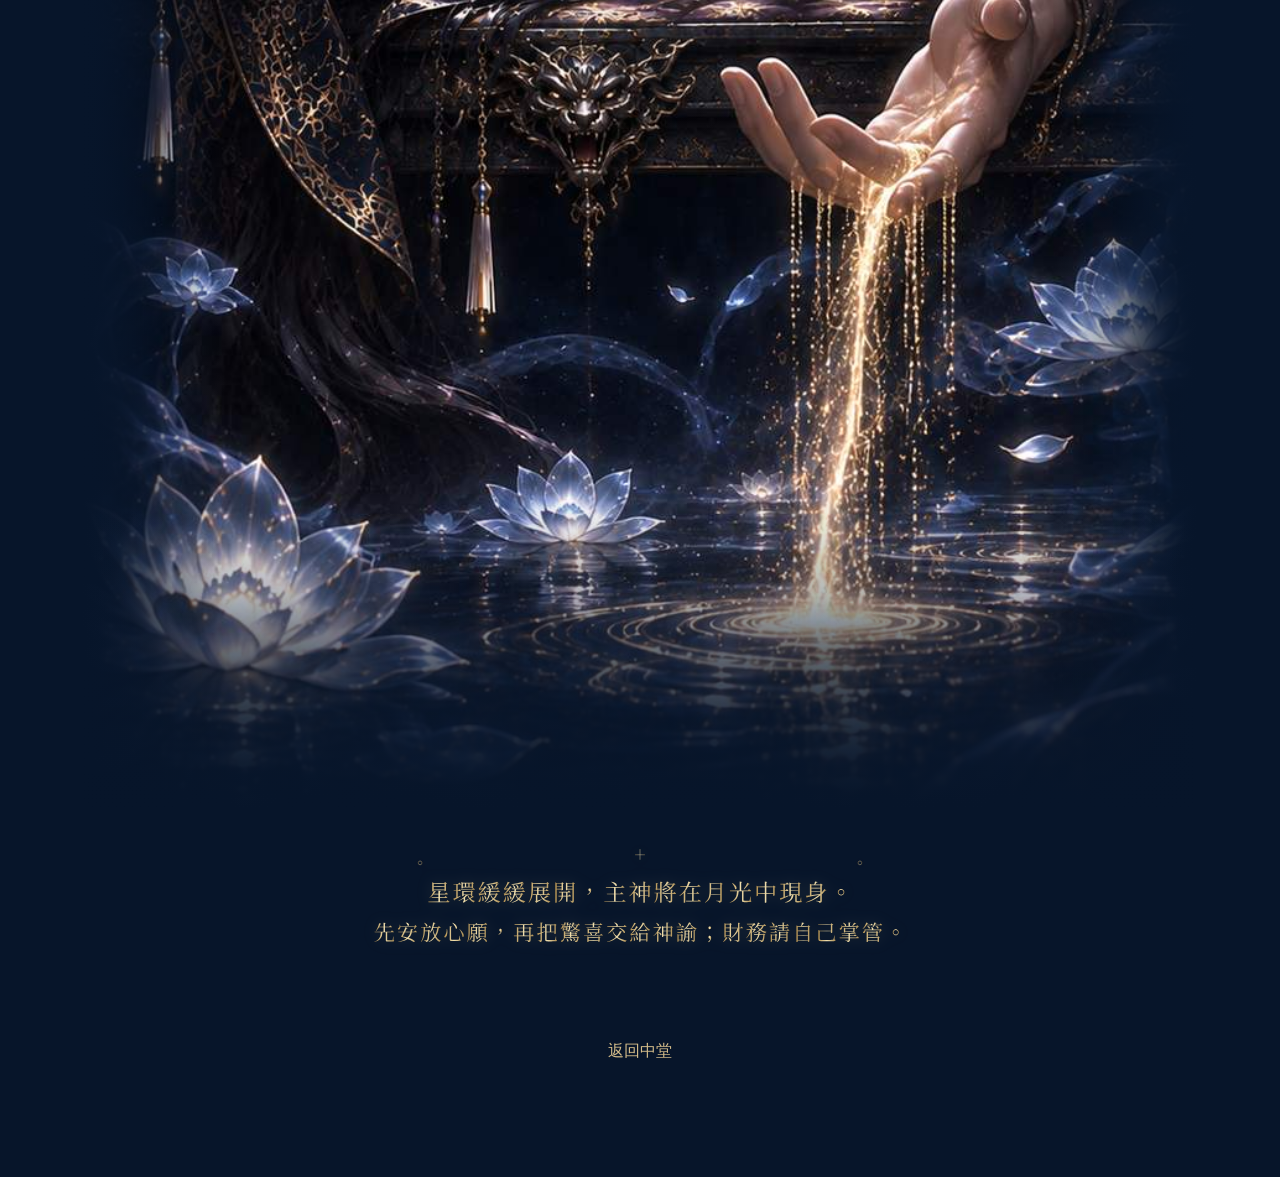
<file: revelation/index.html>
<!doctype html>
<html lang="zh-Hant">
<head>
  <meta charset="utf-8"><meta name="viewport" content="width=device-width,initial-scale=1">
  <meta name="theme-color" content="#07152a">
  <meta name="description" content="月光指引｜在月輪與星環之間，迎接月神現身。">
  <title>月光指引｜月照財來</title>
  <link rel="stylesheet" href="../sanctuary.css?v=20261123">
  <link rel="stylesheet" href="../atmosphere.css?v=20261123">
</head>
<body>
  <header class="site-header">
    <a class="brand" href="../index.html" aria-label="月照財來神諭殿堂首頁"><span class="brand-moon" aria-hidden="true">☾</span><span class="brand-name">月照財來</span></a>
    <nav class="site-nav" aria-label="主要導覽">
      <a class="nav-link" href="../bathing/" aria-label="沐浴神殿">沐浴神殿</a>
      <a class="nav-link" href="../revelation/" aria-current="page">月光指引</a>
      <a class="nav-link" href="../wishes/" aria-label="萬願祈殿">萬願祈殿</a>
      <a class="nav-link" href="../atelier/" aria-label="星月製造">星月製造</a>
    </nav>
  </header>
  <main>
    <img class="art-title" src="../assets/catalog/title-revelation.png" alt="月光指引">
    <img class="art-copy compact" src="../assets/art/revelation-epigram.svg?v=20261119" alt="神明隆重登場，荷包敬意退場。">
    <figure class="page-art">
      <img class="full-scene" src="../assets/revelation.svg" alt="主神月亮角色形象，身後有月輪與星環。" decoding="async">
      <span class="scene-light scene-light--moon" aria-hidden="true"></span>
    </figure>
    <img class="art-copy" src="../assets/art/revelation-copy.svg?v=20261119" alt="星環緩緩展開，主神將在月光中現身。請先安放心願，再把驚喜交給神諭；財務狀況仍建議交給自己掌管。">
    <a class="nav-link back" href="../index.html" aria-label="返回中堂">返回中堂</a>
  </main>
  <script src="../assets/animal-theme.js?v=20261120f"></script>
</body>
</html>
</file>
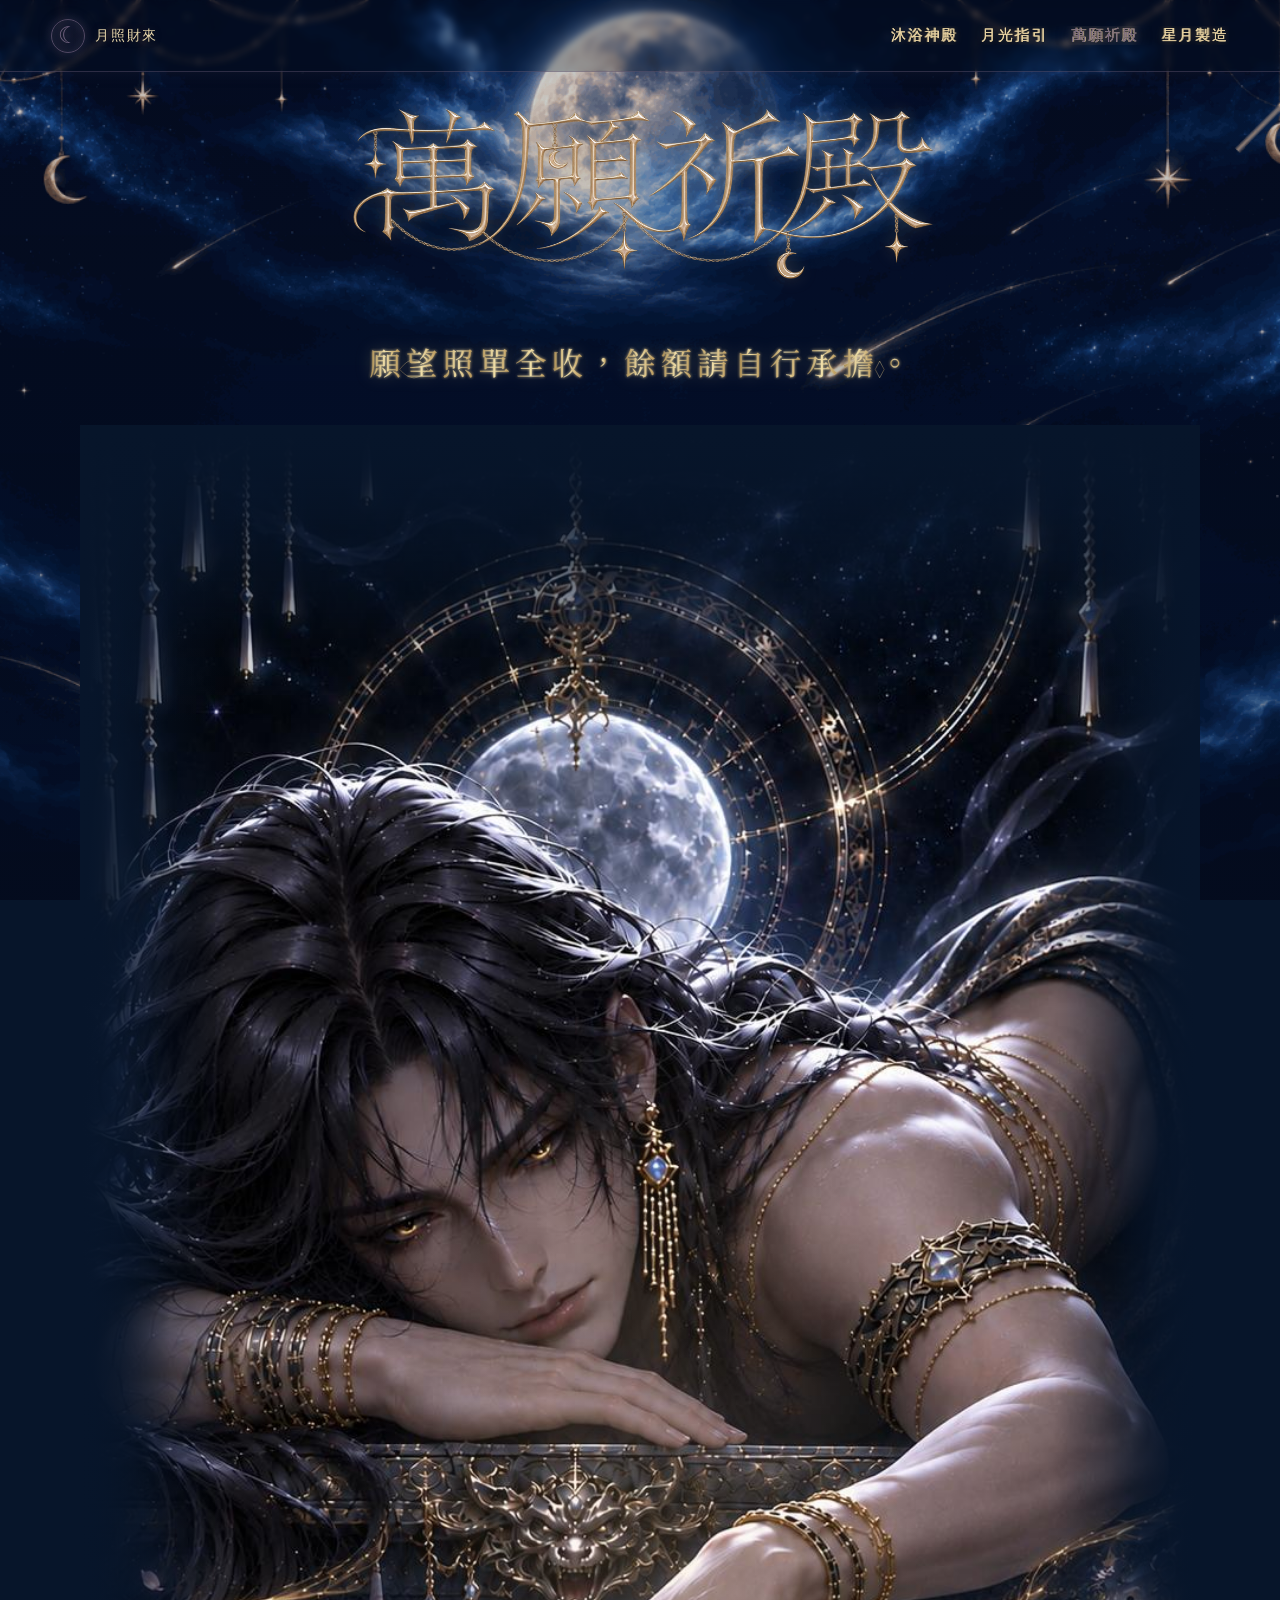
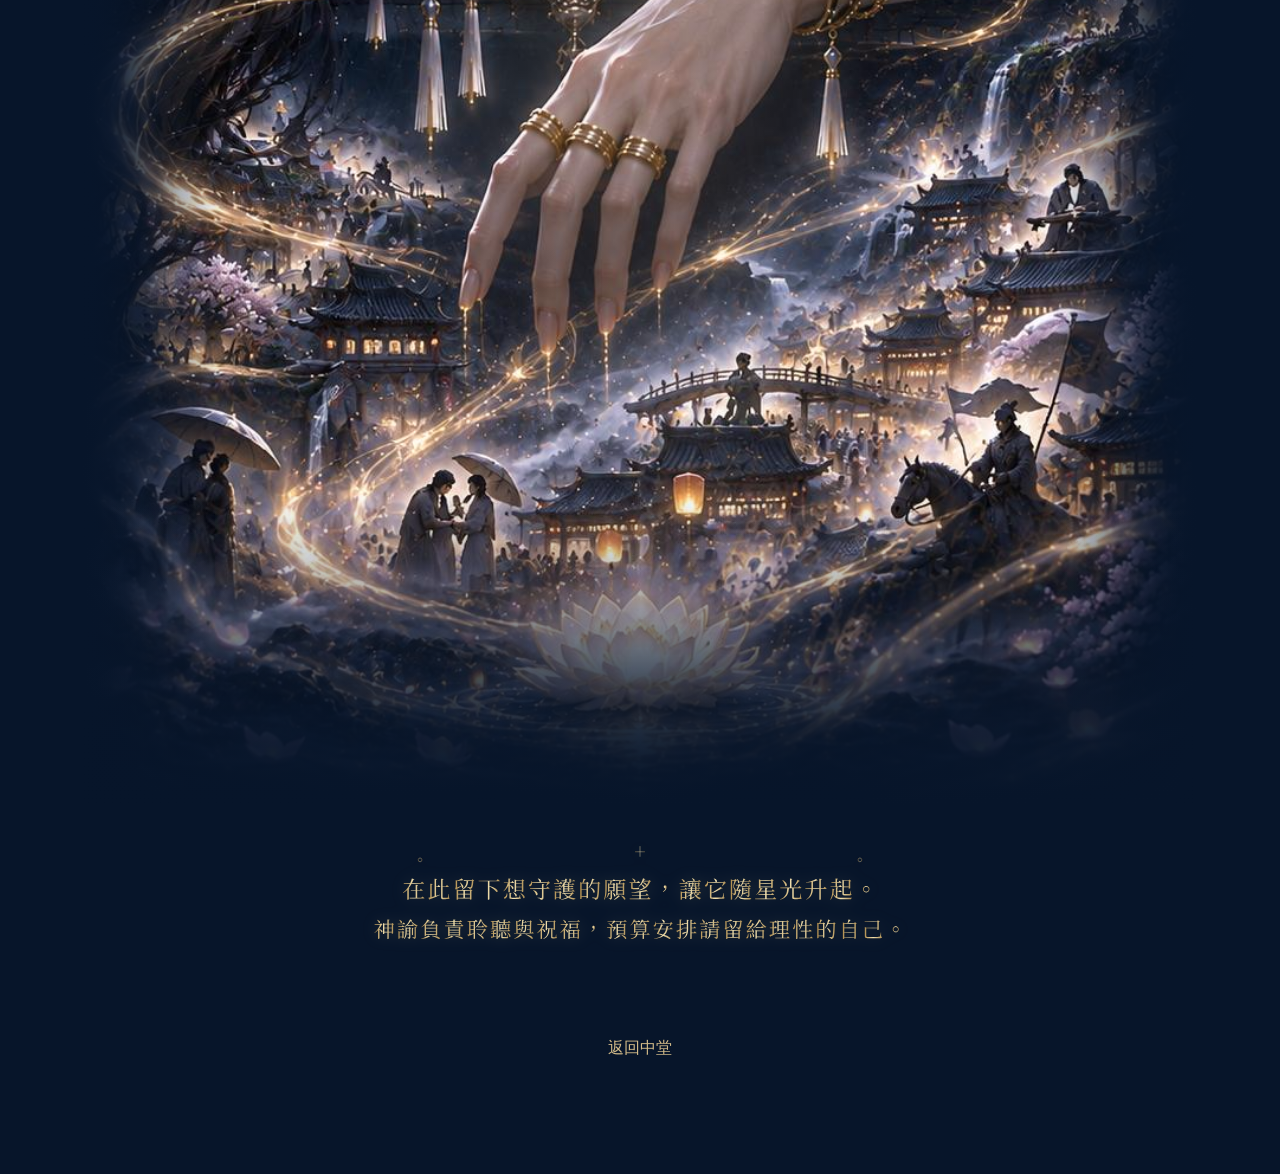
<file: wishes/index.html>
<!doctype html>
<html lang="zh-Hant">
<head>
  <meta charset="utf-8"><meta name="viewport" content="width=device-width,initial-scale=1">
  <meta name="theme-color" content="#07152a">
  <meta name="description" content="萬願祈殿｜將心願交予月夜，聆聽星光回覆。">
  <title>萬願祈殿｜月照財來</title>
  <link rel="stylesheet" href="../sanctuary.css?v=20261123">
  <link rel="stylesheet" href="../atmosphere.css?v=20261123">
</head>
<body>
  <header class="site-header">
    <a class="brand" href="../index.html" aria-label="月照財來神諭殿堂首頁"><span class="brand-moon" aria-hidden="true">☾</span><span class="brand-name">月照財來</span></a>
    <nav class="site-nav" aria-label="主要導覽">
      <a class="nav-link" href="../bathing/" aria-label="沐浴神殿">沐浴神殿</a>
      <a class="nav-link" href="../revelation/" aria-label="月光指引">月光指引</a>
      <a class="nav-link" href="../wishes/" aria-current="page">萬願祈殿</a>
      <a class="nav-link" href="../atelier/" aria-label="星月製造">星月製造</a>
    </nav>
  </header>
  <main>
    <img class="art-title" src="../assets/catalog/title-wishes.png" alt="萬願祈殿">
    <img class="art-copy compact" src="../assets/art/wishes-epigram.svg?v=20261119" alt="願望照單全收，餘額請自行承擔。">
    <figure class="page-art">
      <img class="full-scene" src="../assets/wishes.svg" alt="萬願祈殿的月夜願望場景。" decoding="async">
      <span class="scene-light scene-light--wish" aria-hidden="true"></span>
    </figure>
    <img class="art-copy" src="../assets/art/wishes-copy.svg?v=20261119" alt="在此留下想守護的願望，讓它隨星光升起。神諭負責聆聽與祝福，預算安排請留給理性的自己。">
    <a class="nav-link back" href="../index.html" aria-label="返回中堂">返回中堂</a>
  </main>
  <script src="../assets/animal-theme.js?v=20261120f"></script>
</body>
</html>
</file>
<file: sanctuary.css>
:root{color-scheme:dark;--gold:#d5bd8a;--pale:#eee7d7;--navy:#07152a;--page-width:1120px;--animal:#71627f;--animal-soft:rgba(113,98,127,.24)}
*{box-sizing:border-box}
html{scroll-behavior:smooth;background:#07152a}
body{position:relative;isolation:isolate;margin:0;min-height:100vh;background:#07152a;color:var(--pale);font-family:"Noto Serif TC",serif;overflow-x:hidden}
body::before,body::after{content:"";position:fixed;inset:0;pointer-events:none}
body::before{z-index:-2}
body::after{z-index:-1;background:linear-gradient(180deg,rgba(4,12,26,.18),rgba(4,12,26,.28) 45%,rgba(4,12,26,.46))}
a{color:var(--gold);text-decoration:none}
.site-header{position:sticky;top:0;z-index:20;min-height:72px;padding:8px clamp(16px,4vw,52px);display:flex;align-items:center;justify-content:space-between;gap:22px;background:rgba(7,18,36,.28);border-bottom:1px solid rgba(213,189,138,.2);backdrop-filter:blur(3px)}
.brand{display:inline-flex;align-items:center;flex:0 0 auto}
.brand-mark-image{display:block;width:86px;height:auto;filter:drop-shadow(0 0 6px rgba(213,189,138,.2))}
.brand{gap:10px;text-decoration:none}
.brand-moon{width:34px;height:34px;flex:0 0 34px;display:grid;place-items:center;border:1px solid rgba(213,189,138,.58);border-radius:50%;color:#ead7a9;font:23px/1 Georgia,serif;text-shadow:0 0 9px rgba(231,205,151,.65);box-shadow:inset 0 0 12px rgba(213,189,138,.08),0 0 12px rgba(213,189,138,.13)}
.brand-name{display:block;color:#e7d6aa;font:14px "Noto Serif TC","Songti TC","PMingLiU",serif;letter-spacing:.12em;white-space:nowrap;text-shadow:0 0 8px rgba(231,205,151,.42),0 1px 5px rgba(0,0,0,.75)}
.site-nav{display:flex;align-items:center;justify-content:flex-end;gap:clamp(10px,1.8vw,24px);overflow-x:auto;scrollbar-width:none}
.site-nav .nav-link{display:inline-flex;align-items:center;justify-content:center;color:#e8d4a4;font:400 15px/1.3 "Noto Serif TC","Songti TC","PMingLiU",serif;letter-spacing:.12em;white-space:nowrap;text-shadow:.35px 0 rgba(231,205,151,.72),-.35px 0 rgba(231,205,151,.72),0 0 8px rgba(231,205,151,.42),0 1px 5px rgba(0,0,0,.8);transition:transform .3s ease,filter .3s ease,color .3s ease}
.site-nav .nav-link:hover,.site-nav .nav-link:focus-visible{transform:scale(1.06);color:#fff0c8;filter:drop-shadow(0 0 8px rgba(231,205,151,.72));outline:none}
.site-nav::-webkit-scrollbar{display:none}
.image-link{display:inline-flex;align-items:center;justify-content:center;min-width:0;transition:transform .32s ease,filter .32s ease}
.image-link:hover,.image-link:focus-visible{transform:scale(1.08);filter:drop-shadow(0 0 8px rgba(226,197,137,.7)) drop-shadow(0 0 16px rgba(226,197,137,.25));outline:none}
.nav-wordmark{display:block;width:clamp(66px,9vw,124px);max-height:42px;object-fit:contain}
.page-nav{width:min(var(--page-width),calc(100% - 36px));margin:14px auto 24px;display:flex;align-items:center;justify-content:center;gap:clamp(10px,2vw,24px);padding:8px 10px;background:rgba(5,15,31,.15)}
.page-title{display:block;width:min(760px,82vw);max-height:230px;object-fit:contain;margin:24px auto 28px;filter:drop-shadow(0 0 9px rgba(213,189,138,.18))}
.page-title-text{margin:24px auto 28px;text-align:center;color:#e7d6aa;font:400 clamp(25px,3.5vw,36px)/1.4 "Noto Serif TC","Songti TC","PMingLiU",serif;letter-spacing:.2em;text-shadow:.4px 0 rgba(231,205,151,.72),-.4px 0 rgba(231,205,151,.72),0 0 10px rgba(231,205,151,.38),0 2px 12px rgba(0,0,0,.78)}
main{width:min(var(--page-width),calc(100% - 36px));margin:0 auto 9vh;text-align:center}
.eyebrow{letter-spacing:.3em;color:var(--gold);font:11px system-ui;padding-top:4vh}
.intro-copy{max-width:720px;margin:24px auto 34px;color:#e8dcc5;-webkit-text-stroke:.22px rgba(213,189,138,.72);font-weight:300;font-size:14px;line-height:2.15;letter-spacing:.11em;text-shadow:0 0 8px rgba(213,189,138,.16),0 2px 12px rgba(0,0,0,.9)}
.page-art{width:100%;margin:0 auto 24px;border-block:1px solid rgba(213,189,138,.26);background:transparent}
.full-scene{display:block;width:100%;height:auto;max-width:var(--page-width);margin:0 auto;object-fit:contain;-webkit-mask-image:radial-gradient(ellipse 86% 86% at center,#000 48%,rgba(0,0,0,.94) 63%,rgba(0,0,0,.68) 79%,transparent 100%);mask-image:radial-gradient(ellipse 86% 86% at center,#000 48%,rgba(0,0,0,.94) 63%,rgba(0,0,0,.68) 79%,transparent 100%)}
.humor-line{margin:22px auto 10px;color:#e3ce9f;-webkit-text-stroke:.18px rgba(213,189,138,.68);font-weight:300;font-size:14px;letter-spacing:.15em;text-shadow:0 0 8px rgba(213,189,138,.2),0 2px 12px rgba(0,0,0,.92)}
.back{display:inline-flex;align-items:center;justify-content:center;margin:24px auto;padding:10px 14px;transition:transform .32s ease,filter .32s ease}
.footer{width:min(var(--page-width),calc(100% - 36px));margin:40px auto 0;padding:22px 12px 28px;text-align:center;border-top:1px solid rgba(213,189,138,.22);color:rgba(238,231,215,.66);font:10px system-ui;letter-spacing:.18em}
.footer-mark{width:52px;height:auto;display:block;margin:0 auto 12px;opacity:.82}
.hero{width:100%;position:relative;overflow:hidden;background:transparent}
.hero-inner{max-width:var(--page-width);width:100%;margin:0 auto;position:relative;line-height:0}
.hero-art{display:block;width:100%;height:auto}
.door-target{position:absolute;display:block;top:63.5%;height:18%;width:30%;border:1px solid transparent;background:transparent;cursor:pointer;border-radius:4px;transition:background .32s,border-color .32s,box-shadow .32s;z-index:3}
.door-target:hover,.door-target:focus-visible{background:rgba(196,163,107,.08);border-color:rgba(218,185,126,.65);box-shadow:0 0 26px rgba(196,163,107,.18);outline:none}
.door-target span{position:absolute;left:50%;bottom:-44px;transform:translateX(-50%) scale(.94);padding:0;background:transparent;border:0;opacity:0;transition:opacity .28s,transform .32s,filter .32s;pointer-events:none}
.door-target:hover span,.door-target:focus-visible span{opacity:1;transform:translateX(-50%) scale(1.06);filter:drop-shadow(0 0 9px rgba(226,197,137,.8))}
.door-wordmark{display:block;width:clamp(116px,18vw,210px);height:auto;max-height:80px;object-fit:contain}
.intro{max-width:900px;margin:0 auto;padding:clamp(56px,8vw,94px) 24px 48px;text-align:center}
.intro h1{font-size:clamp(24px,4vw,38px);font-weight:400;letter-spacing:.18em;margin:18px 0 20px;color:var(--pale);text-shadow:0 2px 16px rgba(0,0,0,.84)}
.intro p,.atelier-entry p{max-width:620px;margin:0 auto;color:#e8dcc5;-webkit-text-stroke:.22px rgba(213,189,138,.72);font-weight:300;font-size:14px;line-height:2.2;letter-spacing:.11em;text-shadow:0 0 8px rgba(213,189,138,.16),0 2px 14px rgba(0,0,0,.92)}
.ornament{display:flex;align-items:center;justify-content:center;gap:14px;margin:28px auto 0;color:var(--gold)}
.ornament:before,.ornament:after{content:"";width:54px;height:1px;background:rgba(213,189,138,.42)}
.atelier-entry{max-width:760px;margin:0 auto clamp(64px,9vw,112px);padding:0 24px;text-align:center}
.atelier-entry-card{position:relative;overflow:hidden;padding:clamp(22px,4vw,40px) 18px;border:0;background:transparent;box-shadow:none}
.atelier-title-link{display:inline-flex;margin:0 auto 12px;transition:transform .32s ease,filter .32s ease}
.atelier-title-link img{display:block;width:min(650px,78vw);height:auto}
.atelier-title-link:hover,.atelier-title-link:focus-visible{transform:scale(1.035);filter:drop-shadow(0 0 12px rgba(226,197,137,.68));outline:none}
.atelier-link{display:inline-flex;margin-top:20px;padding:9px 14px;border:1px solid rgba(213,189,138,.4);background:rgba(5,15,31,.12);letter-spacing:.12em;transition:transform .3s,filter .3s}
.atelier-link:hover,.atelier-link:focus-visible{transform:scale(1.05);filter:drop-shadow(0 0 9px rgba(226,197,137,.75));outline:none}

/* Shared transparent art typography and feathered sanctuary scenes. */
.page-art{border:0}
.full-scene{
  -webkit-mask-image:radial-gradient(ellipse 86% 86% at center,#000 48%,rgba(0,0,0,.94) 63%,rgba(0,0,0,.68) 79%,transparent 100%);
  mask-image:radial-gradient(ellipse 86% 86% at center,#000 48%,rgba(0,0,0,.94) 63%,rgba(0,0,0,.68) 79%,transparent 100%);
}
.art-title,.art-copy{display:block;height:auto;object-fit:contain;margin-inline:auto;filter:drop-shadow(0 0 8px rgba(213,189,138,.22))}
.art-title{width:min(760px,82vw);max-height:210px;margin-top:20px;margin-bottom:16px}
.art-copy{width:min(760px,84vw);max-height:240px;margin-top:0;margin-bottom:26px}
.art-copy.compact{width:min(680px,78vw);max-height:120px;margin-top:0;margin-bottom:22px}
.page-art{margin-top:4px;margin-bottom:22px}
@media(max-width:760px){.art-title{width:92vw;margin-top:14px;margin-bottom:10px}.art-copy{width:92vw;margin-bottom:18px}.art-copy.compact{width:88vw;margin-bottom:16px}}
@media(max-width:760px){.site-header{min-height:64px;padding:8px 12px;gap:12px}.brand-mark-image{width:58px}.brand-name{font-size:12px}.site-nav{gap:8px;justify-content:flex-start}.site-nav .nav-link{font-size:13px}.nav-wordmark{width:clamp(58px,15vw,88px);max-height:34px}.page-nav{width:100%;margin:8px auto 18px;gap:9px;padding-inline:8px;justify-content:flex-start;overflow-x:auto}.nav-wordmark{flex:0 0 auto}.page-title{width:min(92vw,640px);margin:16px auto 18px}.page-title-text{margin:16px auto 18px;font-size:24px}.door-target{top:63%;height:19%;width:31%}.door-target span{bottom:-30px}.door-wordmark{width:clamp(74px,21vw,128px);max-height:48px}.intro{padding:42px 18px 34px}.intro-copy{font-size:13px}.page-art{margin-bottom:20px}}
@media(prefers-reduced-motion:reduce){html{scroll-behavior:auto}.image-link,.back,.atelier-title-link,.atelier-link,.door-target,.door-target span{transition:none}}

/* Let the selected guardian tint the shared navigation and focus details across pages. */
.site-header{border-bottom-color:color-mix(in srgb,var(--animal) 38%,transparent);box-shadow:0 5px 24px -15px var(--animal-soft)}
.brand-moon{border-color:color-mix(in srgb,var(--animal) 70%,transparent);color:var(--animal);text-shadow:0 0 10px var(--animal-soft);box-shadow:inset 0 0 12px var(--animal-soft),0 0 14px var(--animal-soft)}
.brand-name{ text-shadow:0 0 9px var(--animal-soft),0 1px 5px rgba(0,0,0,.75)}
.site-nav .nav-link[aria-current="page"]{color:var(--animal);filter:drop-shadow(0 0 8px var(--animal-soft))}
.site-nav .nav-link:hover,.site-nav .nav-link:focus-visible{color:var(--animal);filter:drop-shadow(0 0 9px var(--animal-soft))}
.page-nav a[aria-current="page"],.page-nav a:hover,.page-nav a:focus-visible,.back:hover,.back:focus-visible{color:var(--animal);filter:drop-shadow(0 0 8px var(--animal-soft))}
.page-nav{border-top:1px solid color-mix(in srgb,var(--animal) 35%,transparent);border-bottom:1px solid color-mix(in srgb,var(--animal) 35%,transparent)}
.footer{border-top-color:color-mix(in srgb,var(--animal) 36%,transparent)}

/* Blend every featured deity scene into the night sky on all inner pages. */
.page-art{position:relative;isolation:isolate;overflow:hidden;background:#07152a}
.page-art::before,.page-art::after{content:"";position:absolute;z-index:1;inset:0;pointer-events:none}
.page-art::before{background:linear-gradient(90deg,#07152a 0,rgba(7,21,42,.72) 4%,transparent 13%,transparent 87%,rgba(7,21,42,.72) 96%,#07152a 100%)}
.page-art::after{background:linear-gradient(180deg,#07152a 0,rgba(7,21,42,.58) 5%,transparent 15%,transparent 84%,rgba(7,21,42,.74) 96%,#07152a 100%)}
.full-scene{
  position:relative;z-index:0;
  -webkit-mask-image:linear-gradient(90deg,transparent 0,#000 8%,#000 92%,transparent 100%),linear-gradient(0deg,transparent 0,#000 11%,#000 89%,transparent 100%);
  -webkit-mask-composite:source-in;
  mask-image:linear-gradient(90deg,transparent 0,#000 8%,#000 92%,transparent 100%),linear-gradient(0deg,transparent 0,#000 11%,#000 89%,transparent 100%);
  mask-composite:intersect;
}
</file>
<file: atmosphere.css>
/* Every room shares one sky. The still image also covers the loading state. */
body::before {
  background: url("assets/catalog/meteor-nebula-blue.png") center / cover no-repeat;
}

.brand-moon {
  position: relative;
}

.brand-moon::after {
  content: "";
  position: absolute;
  inset: -8px;
  border-radius: 50%;
  background: radial-gradient(circle, var(--animal-soft), transparent 72%);
  opacity: .55;
  pointer-events: none;
}

.door-one { --door-light: #ffd08a; --door-period: 5s; }
.door-two { --door-light: #d3dfff; --door-period: 8s; }
.door-three { --door-light: #e5cbaa; --door-period: 7s; }

.door-target::before {
  border: 0;
  background: radial-gradient(ellipse, color-mix(in srgb, var(--door-light) 38%, transparent), transparent 70%);
  box-shadow: none;
  opacity: .72;
}

.door-target::after {
  background: radial-gradient(ellipse, color-mix(in srgb, var(--door-light) 50%, transparent), transparent 70%);
  opacity: .58;
}

.door-target:is(:hover, :focus-visible)::before,
.door-target:is(:hover, :focus-visible)::after {
  animation: none;
  opacity: 1;
}

.door-target:is(:hover, :focus-visible)::before {
  box-shadow: none;
}

.door-target:focus-visible .door-label {
  outline: 2px solid var(--door-light);
  outline-offset: 2px;
}

.scene-light {
  position: absolute;
  z-index: 1;
  inset: 0;
  opacity: .48;
  pointer-events: none;
}

.scene-light--moon {
  background: radial-gradient(ellipse at 50% 33%, #cbd8ff55, transparent 36%);
}

.scene-light--wish {
  background: radial-gradient(ellipse at 50% 59%, #ffd09155, transparent 36%);
}

.scene-light--water {
  background: radial-gradient(ellipse at 52% 70%, #9ddde55e, transparent 44%);
}

@keyframes halo-breathe {
  0%, 100% { opacity: .47; }
  52% { opacity: .92; }
}

@keyframes torch-breathe {
  0%, 100% { opacity: .54; transform: scale(.97); }
  27% { opacity: .82; transform: scale(1.04); }
  43% { opacity: .68; transform: scale(1); }
  68% { opacity: .94; transform: scale(1.08); }
}

@keyframes astrolabe-breathe {
  0%, 100% { opacity: .48; transform: scale(.96); }
  50% { opacity: .93; transform: scale(1.05); }
}

@keyframes bell-breathe {
  0%, 100% { opacity: .45; transform: scale(.9); }
  38% { opacity: .87; }
  61% { opacity: .72; transform: scale(1.12); }
}

@media (prefers-reduced-motion: no-preference) {
  body::before {
    background-image: url("assets/catalog/meteor-nebula.gif"), url("assets/catalog/meteor-nebula-blue.png");
  }

  .brand-moon::after { animation: halo-breathe 7s ease-in-out infinite; }
  .door-target::before { animation: halo-breathe var(--door-period) ease-in-out infinite; }
  .door-one::after { animation: torch-breathe var(--door-period) ease-in-out infinite; }
  .door-two::after { animation: astrolabe-breathe var(--door-period) ease-in-out infinite; }
  .door-three::after { animation: bell-breathe var(--door-period) ease-in-out infinite; }
  .scene-light { animation: halo-breathe 9s ease-in-out infinite; }
  .scene-light--water { animation-duration: 11s; }
}

@media (hover: none), (max-width: 540px) {
  .door-target .door-label {
    color: #fff1d3;
    opacity: 1;
    bottom: -16px;
    padding: 4px 6px;
    border-radius: 4px;
    background: #07152ae8;
    white-space: nowrap;
    line-height: 1.25;
  }

  .door-one .door-label { left: 0; transform: none; }
  .door-one:is(:hover, :focus-visible) .door-label { transform: none; }
}
</file>
